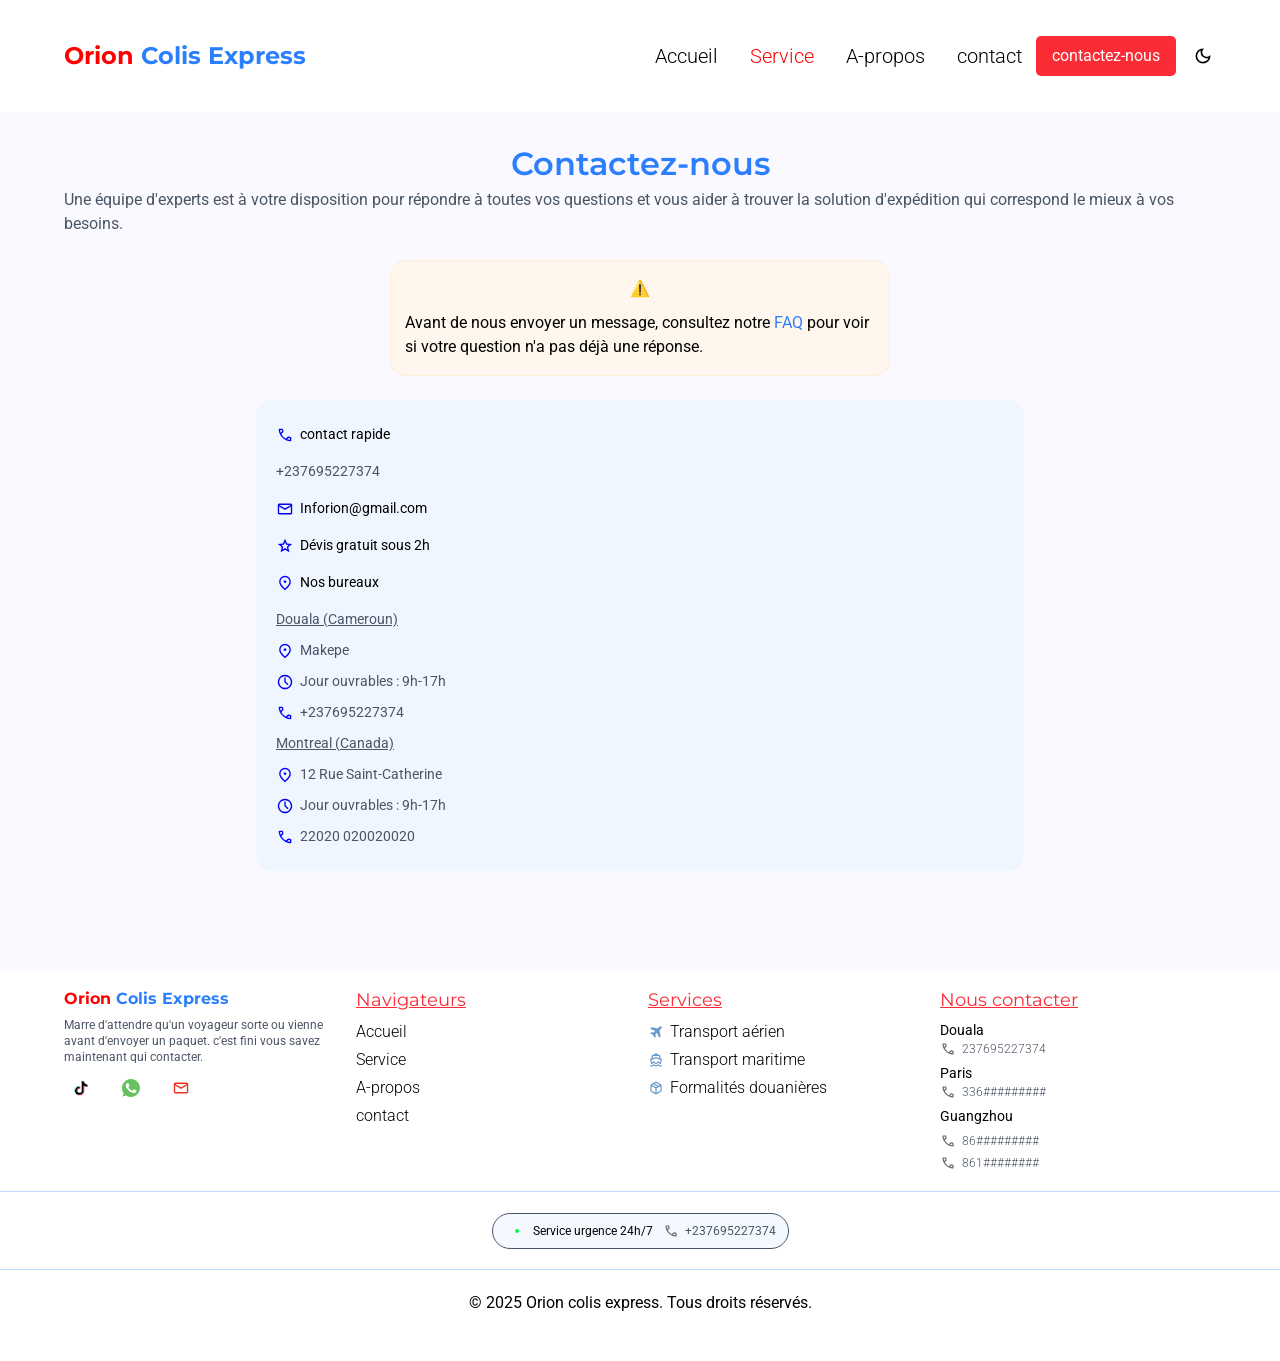
<file: src/contact.html>
<!DOCTYPE html>
<html lang="fr" class="overflow-x-hidden  w-screen min-w-0">
<head>
    <title>Contact - Orion colis Express | Transport international  </title>
    <meta charset="UTF-8">
    <meta name="viewport" content="width=device-width, initial-scale=1.0">
    <meta name="viewport" content="width=device-width, initial-scale=1.0">
    <meta name="description" content="Orion colis express propose des solutions de transport international rapides et fiables .Demandez un un devis en ligne et suivez vos expeditions en temps réel">
    <meta name="keywords" content="Transport international, expedition , expedition collis , Express, expedition express, société de transport logistique , marchandise , envoi colis par avion , expedition container , cout transport , devis colis , Orion colis express suivis colis , orion colis express devis">
    <meta name="author" content="Flore Restauration">
    <meta name="theme-color" content="#FF2C2C">
    <meta name="robots" content="index, follow">
    <!-- je dois ajouter un code de vérification Google ici -->
    <meta name="google-site-verification" content="">
    <!-- LIENS DU FAVICONS -->
    <link rel="icon" href="images/favicon-orion/favicon.ico" type="image/x-icon">
    <link rel="apple-touch-icon" sizes="512x512" href="images/favicon-orion/android-chrome-512x512.png">
    <link rel="icon" type="image/png" sizes="16x16" href="images/favicon-orion/favicon-16x16.png">
    <link rel="icon" type="image/png" sizes="512x512" href="images/favicon-orion/android-chrome-512x512.png">
    <link rel="manifest" href="/site.webmanifest">

    <!-- lien pour le css -->
    <link rel="stylesheet" href="css/output.css">

     <!-- lien des polices -->
    <link rel="preconnect" href="https://fonts.googleapis.com">
    <link rel="preconnect" href="https://fonts.gstatic.com" crossorigin>
    <link href="https://fonts.googleapis.com/css2?family=Montserrat:ital,wght@0,100..900;1,100..900&family=Roboto:ital,wght@0,100..900;1,100..900&display=swap" rel="stylesheet">

     <!-- lien vers ma page javascript -->
    <script src="javascript/main.js" defer></script>
</head>
<body class=" bg-modeclair dark:bg-gray-900 overflow-hidden w-screen flex flex-col gap-[50px] min-h-full">
    <header class="bg-white dark:bg-gray-800 py-9 fixed top-0 left-0 z-[1000] w-screen ">
            <nav class="flex justify-between items-center px-[5%] ">
                <!-- logo -->
                <a href="index.html" class="cursor-pointer"> <!--retour a la page d'accueil-->
                    <h4 class="text-xs sm:text-base font-bold lg:text-2xl text-primary ">Orion <span class="text-blue-500">Colis Express</span></h4>
                </a>
                <!-- le grand menu -->
                <div class="flex items-center gap-1.5 sm:gap-3.5">
                    <div class=" items-center gap-8 font-light text-[20px] hidden xl:flex dark:text-white">
                        <!-- je commence par d'abord par les liens de differentes pages qui s'afficheront uniquement sur grand ecran  -->
                        <a href="index.html" class="hover:text-primary ">Accueil</a>
                        <a href="service.html" class="hover:text-primary text-primary">Service</a>
                        <a href="propos.html" class="hover:text-primary" >A-propos</a>
                        <a href="contact.html" class="hover:text-primary">contact</a>
                    </div>
                    <!-- bouton d'appel pour le devis -->
                    <a href="https://wa.me/237695227374" class="bg-red-500 hover:shadow-lg hover:bg-red-600 px-4 py-2  text-white rounded-[5px] dark:text-black hidden md:block" target="_blank">contactez-nous</a>
                    <div><!-- ce div gere les themes du sites -->
                        <span class="mode-sombre flex dark:hidden  hover:backdrop-blur-sm  hover:bg-black/20 rounded-full" onclick="darkmode()">
                            <!-- mode sombre -->
                            <svg xmlns="http://www.w3.org/2000/svg" height="20px" viewBox="0 -960 960 960" width="26px" fill="#000000"><path d="M480-120q-150 0-255-105T120-480q0-150 105-255t255-105q14 0 27.5 1t26.5 3q-41 29-65.5 75.5T444-660q0 90 63 153t153 63q55 0 101-24.5t75-65.5q2 13 3 26.5t1 27.5q0 150-105 255T480-120Zm0-80q88 0 158-48.5T740-375q-20 5-40 8t-40 3q-123 0-209.5-86.5T364-660q0-20 3-40t8-40q-78 32-126.5 102T200-480q0 116 82 198t198 82Zm-10-270Z"/></svg>
                        </span>
                        <span class="mode-clair hidden  dark:flex hover:backdrop-blur-sm  hover:bg-white/20 rounded-full" onclick="ligthmode()">
                            <!-- MODE CLAIR -->
                            <svg xmlns="http://www.w3.org/2000/svg" height="20px" viewBox="0 -960 960 960" width="26px" fill="#FFFFFF"><path d="M480-360q50 0 85-35t35-85q0-50-35-85t-85-35q-50 0-85 35t-35 85q0 50 35 85t85 35Zm0 80q-83 0-141.5-58.5T280-480q0-83 58.5-141.5T480-680q83 0 141.5 58.5T680-480q0 83-58.5 141.5T480-280ZM200-440H40v-80h160v80Zm720 0H760v-80h160v80ZM440-760v-160h80v160h-80Zm0 720v-160h80v160h-80ZM256-650l-101-97 57-59 96 100-52 56Zm492 496-97-101 53-55 101 97-57 59Zm-98-550 97-101 59 57-100 96-56-52ZM154-212l101-97 55 53-97 101-59-57Zm326-268Z"/></svg>
                        </span>
                    </div>
                    <div class="xl:hidden  "  onclick="showburger()"> <!--les barres menus-->
                        <span class="menu-burger dark:hidden" >
                            <!-- la barre de menu en mode claire  -->
                            <svg xmlns="http://www.w3.org/2000/svg" height="29px" viewBox="0 -960 960 960" width="29px" fill="#000000"><path d="M144-264v-72h672v72H144Zm0-180v-72h672v72H144Zm0-180v-72h672v72H144Z"/></svg>
                        </span>
                        <span class="menu-burger hidden dark:flex " >
                            <!-- la barre de menu en mode sombre -->
                            <svg xmlns="http://www.w3.org/2000/svg" height="29px" viewBox="0 -960 960 960" width="29px" fill="#FFFFFF"><path d="M144-264v-72h672v72H144Zm0-180v-72h672v72H144Zm0-180v-72h672v72H144Z"/></svg>
                        </span>
                    </div>
                    <!-- fin des grands menu -->
                </div>
                <!-- Les liens de mes pages mode responsive -->
                <div id="sidebar" class="hidden   fixed top-0 left-0 inset-0 h-screen w-screen overflow-hidden   flex-col items-start gap-9.5 z-[998] bg-white backdrop-blur-[10px] dark:bg-black/60 justify-start ">
                    <span onclick="hidesidebar()" style="padding:4%;">
                        <span class="false  inline-block dark:hidden "   >
                            <!-- retour accueil -->
                            <svg xmlns="http://www.w3.org/2000/svg" height="20px" viewBox="0 -960 960 960" width="20px" fill="#000000"><path d="m291-240-51-51 189-189-189-189 51-51 189 189 189-189 51 51-189 189 189 189-51 51-189-189-189 189Z"/></svg>
                        </span>
                        <span class="false hidden  dark:inline-block " >
                            <svg xmlns="http://www.w3.org/2000/svg" height="20px" viewBox="0 -960 960 960" width="20px" fill="#FFFFFF"><path d="m291-240-51-51 189-189-189-189 51-51 189 189 189-189 51 51-189 189 189 189-51 51-189-189-189 189Z"/></svg>
                        </span>
                    </span>
                    <div class="flex flex-col items-center gap-3.5 justify-center mx-auto dark:text-white">
                        <a href="index.html" class="
                        font-light 
                        text-[20px] 
                        hover:text-primary 
                        cursor-pointer">Accueil
                        </a>
            
                        <a href="service.html" class="
                        font-light 
                        text-[20px] 
                        hover:text-primary 
                        cursor-pointer">Services
                        </a>
                        
                        
            
                        <a href="propos.html" class="
                        font-light 
                        text-[20px] 
                        hover:text-primary 
                        cursor-pointer">A-propos
                        </a>
            
                        <a href="contact.html" class="
                        font-light 
                        text-[20px] 
                        hover:text-primary 
                        cursor-pointer">contact
                        </a>
                        <!-- bouton d'appel pour le contact -->
                        <a href="https://wa.me/237695227374" class="bg-red-500 hover:shadow-lg hover:bg-red-600 px-4 py-2  text-white rounded-[5px] dark:text-black " target="_blank">contactez-nous</a>
                    </div>
                </div>
            </nav>
    </header>
    <main class="mt-[140px] dark:text-white  px-[5%] ">
        <section class="text-center">
                <!-- accueil -->
                <h1 class="font-semibold text-blue-500">Contactez-nous</h1>
                <p class="text-gray-600 dark:text-gray-400 text-left">
                    Une équipe d'experts est à votre disposition pour répondre à toutes vos questions et vous aider à trouver la solution d'expédition qui correspond le mieux à vos besoins.
                </p>
            </section>

            <section class="mt-6 flex flex-col justify-center items-center gap-2.5  bg-orange-50 dark:bg-orange-200 border dark:text-black border-orange-100 dark:border-orange-400 shrink-0 rounded-2xl px-3.5 py-4 sm:max-w-[500px] sm:mx-auto sm:maxh-[150px] mb-6">
                <!-- faq -->
                 <span>⚠️</span>
                <p>Avant de nous envoyer un message, consultez notre  <a href="faq.html" class="text-blue-500 transition duration-300 ease-in-out transform  hover:text-blue-700 focus:text-yellow-500 hover:underline "> FAQ </a>  pour voir si votre question n'a pas déjà une réponse.</p>
            </section>

            <section class="mt-3.5 mx-auto flex flex-col gap-6 lg:flex-row lg:gap-[50px] w-full">
                <!-- formulaire de contact et carte -->

                
                <div class="  py-6 text-[14px] lg:w-2/3 w-full mx-auto rounded-2xl px-5 bg-blue-50 dark:bg-gray-700 flex flex-col gap-4 ">
                    <!-- carte -->
                    <div class="flex gap-1.5 items-center    text-[14px]  ">
                        <svg xmlns="http://www.w3.org/2000/svg" height="18px" viewBox="0 -960 960 960" width="18px" fill="#0000F5"><path d="M763-145q-121-9-229.5-59.5T339-341q-86-86-135.5-194T144-764q-2-21 12.29-36.5Q170.57-816 192-816h136q17 0 29.5 10.5T374-779l24 106q2 13-1.5 25T385-628l-97 98q20 38 46 73t57.97 65.98Q422-361 456-335.5q34 25.5 72 45.5l99-96q8-8 20-11.5t25-1.5l107 23q17 5 27 17.5t10 29.5v136q0 21.43-16 35.71Q784-143 763-145ZM255-600l70-70-17.16-74H218q5 38 14 73.5t23 70.5Zm344 344q35.1 14.24 71.55 22.62Q707-225 744-220v-90l-75-16-70 70ZM255-600Zm344 344Z"/></svg>
                        contact rapide
                    </div>
                        <span class=" text-[14px]  text-gray-600 dark:text-gray-400">+237695227374</span> <!-- numéro de téléphone -->
                    <a class="flex gap-1.5 items-center  text-[14px]" href="mailto:Inforion@gmail.com">
                        <!-- email -->
                        <svg xmlns="http://www.w3.org/2000/svg" height="18px" viewBox="0 -960 960 960" width="18px" fill="#0000F5"><path d="M168-192q-29.7 0-50.85-21.16Q96-234.32 96-264.04v-432.24Q96-726 117.15-747T168-768h624q29.7 0 50.85 21.16Q864-725.68 864-695.96v432.24Q864-234 842.85-213T792-192H168Zm312-240L168-611v347h624v-347L480-432Zm0-85 312-179H168l312 179Zm-312-94v-85 432-347Z"/></svg>
                        Inforion@gmail.com
                    </a>

                    <div class="flex gap-1.5 items-center  text-[14px]">
                        <svg xmlns="http://www.w3.org/2000/svg" height="18px" viewBox="0 -960 960 960" width="18px" fill="#0000F5"><path d="m352-293 128-76 129 76-34-144 111-95-147-13-59-137-59 137-147 13 112 95-34 144ZM243-144l63-266L96-589l276-24 108-251 108 252 276 23-210 179 63 266-237-141-237 141Zm237-333Z"/></svg>
                        Dévis gratuit sous 2h
                    </div>
                    <div class="flex gap-1.5 items-center  text-[14px]">
                        <svg xmlns="http://www.w3.org/2000/svg" height="18px" viewBox="0 -960 960 960" width="18px" fill="#0000F5"><path d="M480.21-480Q510-480 531-501.21t21-51Q552-582 530.79-603t-51-21Q450-624 429-602.79t-21 51Q408-522 429.21-501t51 21ZM480-191q119-107 179.5-197T720-549q0-105-68.5-174T480-792q-103 0-171.5 69T240-549q0 71 60.5 161T480-191Zm0 95Q323.03-227.11 245.51-339.55 168-452 168-549q0-134 89-224.5T479.5-864q133.5 0 223 90.5T792-549q0 97-77 209T480-96Zm0-456Z"/></svg>
                        Nos bureaux
                    </div>
                    <div class="flex flex-col gap-2.5  text-gray-600 dark:text-gray-400">
                        <!-- nos bureaux -->
                         <span class="underline">Douala (Cameroun)</span>
                        <div class="flex gap-1.5 items-center  text-[14px]">
                            <svg xmlns="http://www.w3.org/2000/svg" height="18px" viewBox="0 -960 960 960" width="18px" fill="#0000F5"><path d="M480.21-480Q510-480 531-501.21t21-51Q552-582 530.79-603t-51-21Q450-624 429-602.79t-21 51Q408-522 429.21-501t51 21ZM480-191q119-107 179.5-197T720-549q0-105-68.5-174T480-792q-103 0-171.5 69T240-549q0 71 60.5 161T480-191Zm0 95Q323.03-227.11 245.51-339.55 168-452 168-549q0-134 89-224.5T479.5-864q133.5 0 223 90.5T792-549q0 97-77 209T480-96Zm0-456Z"/></svg>
                            Makepe
                        </div>
                        <div class="flex gap-1.5 items-center  text-[14px]">
                            <svg xmlns="http://www.w3.org/2000/svg" height="18px" viewBox="0 -960 960 960" width="18px" fill="#0000F5"><path d="m614-310 51-51-149-149v-210h-72v240l170 170ZM480-96q-79.38 0-149.19-30T208.5-208.5Q156-261 126-330.96t-30-149.5Q96-560 126-630q30-70 82.5-122t122.46-82q69.96-30 149.5-30t149.55 30.24q70 30.24 121.79 82.08 51.78 51.84 81.99 121.92Q864-559.68 864-480q0 79.38-30 149.19T752-208.5Q700-156 629.87-126T480-96Zm0-384Zm.48 312q129.47 0 220.5-91.5Q792-351 792-480.48q0-129.47-91.02-220.5Q609.95-792 480.48-792 351-792 259.5-700.98 168-609.95 168-480.48 168-351 259.5-259.5T480.48-168Z"/></svg>
                            Jour ouvrables : 9h-17h
                        </div>
                        <div class="flex gap-1.5 items-center  text-[14px]">
                            <svg xmlns="http://www.w3.org/2000/svg" height="18px" viewBox="0 -960 960 960" width="18px" fill="#0000F5"><path d="M763-145q-121-9-229.5-59.5T339-341q-86-86-135.5-194T144-764q-2-21 12.29-36.5Q170.57-816 192-816h136q17 0 29.5 10.5T374-779l24 106q2 13-1.5 25T385-628l-97 98q20 38 46 73t57.97 65.98Q422-361 456-335.5q34 25.5 72 45.5l99-96q8-8 20-11.5t25-1.5l107 23q17 5 27 17.5t10 29.5v136q0 21.43-16 35.71Q784-143 763-145ZM255-600l70-70-17.16-74H218q5 38 14 73.5t23 70.5Zm344 344q35.1 14.24 71.55 22.62Q707-225 744-220v-90l-75-16-70 70ZM255-600Zm344 344Z"/></svg>
                            <span class=" text-[14px]">+237695227374</span> <!-- numéro de téléphone -->
                        </div>
                        <span class="underline">Montreal (Canada)</span>
                        <div class="flex gap-1.5 items-center   text-[14px]">
                            <svg xmlns="http://www.w3.org/2000/svg" height="18px" viewBox="0 -960 960 960" width="18px" fill="#0000F5"><path d="M480.21-480Q510-480 531-501.21t21-51Q552-582 530.79-603t-51-21Q450-624 429-602.79t-21 51Q408-522 429.21-501t51 21ZM480-191q119-107 179.5-197T720-549q0-105-68.5-174T480-792q-103 0-171.5 69T240-549q0 71 60.5 161T480-191Zm0 95Q323.03-227.11 245.51-339.55 168-452 168-549q0-134 89-224.5T479.5-864q133.5 0 223 90.5T792-549q0 97-77 209T480-96Zm0-456Z"/></svg>
                            12 Rue Saint-Catherine 
                        </div>
                        <div class="flex gap-1.5 items-center  text-[14px]">
                            <svg xmlns="http://www.w3.org/2000/svg" height="18px" viewBox="0 -960 960 960" width="18px" fill="#0000F5"><path d="m614-310 51-51-149-149v-210h-72v240l170 170ZM480-96q-79.38 0-149.19-30T208.5-208.5Q156-261 126-330.96t-30-149.5Q96-560 126-630q30-70 82.5-122t122.46-82q69.96-30 149.5-30t149.55 30.24q70 30.24 121.79 82.08 51.78 51.84 81.99 121.92Q864-559.68 864-480q0 79.38-30 149.19T752-208.5Q700-156 629.87-126T480-96Zm0-384Zm.48 312q129.47 0 220.5-91.5Q792-351 792-480.48q0-129.47-91.02-220.5Q609.95-792 480.48-792 351-792 259.5-700.98 168-609.95 168-480.48 168-351 259.5-259.5T480.48-168Z"/></svg>
                            Jour ouvrables : 9h-17h
                        </div>
                        <div class="flex gap-1.5 items-center  text-[14px]">
                            <svg xmlns="http://www.w3.org/2000/svg" height="18px" viewBox="0 -960 960 960" width="18px" fill="#0000F5"><path d="M763-145q-121-9-229.5-59.5T339-341q-86-86-135.5-194T144-764q-2-21 12.29-36.5Q170.57-816 192-816h136q17 0 29.5 10.5T374-779l24 106q2 13-1.5 25T385-628l-97 98q20 38 46 73t57.97 65.98Q422-361 456-335.5q34 25.5 72 45.5l99-96q8-8 20-11.5t25-1.5l107 23q17 5 27 17.5t10 29.5v136q0 21.43-16 35.71Q784-143 763-145ZM255-600l70-70-17.16-74H218q5 38 14 73.5t23 70.5Zm344 344q35.1 14.24 71.55 22.62Q707-225 744-220v-90l-75-16-70 70ZM255-600Zm344 344Z"/></svg>
                            <span class=" text-[14px]">22020 020020020</span> <!-- numéro de téléphone -->
                        </div>
                    </div>
                    
                </div>
            </section>
            
            
    </main>
    <footer class=" bg-white dark:bg-gray-800 py-4 mt-[50px] mb-0">
            <section  class="grid-cols-1 md:grid-cols-2 mb-5  px-[5%] md:gap-[40px] lg:grid-cols-4 lg:gap-4 grid gap-[40px]"> <!--logo, service , reseau sur petit tel il y aura une colonne à parti des tablettes ca sera 2 et sur laptop 4--> 
                <div class="flex flex-col gap-1.5 items-start"><!-- logo et slogan  et reseaux-->
                    <!-- logo -->
                    <a href="index.html" class="cursor-pointer"> <!--retour a la page d'accueil-->
                        <h4 class="text-base sm:text-base font-bold text-primary ">Orion <span class="text-blue-500">Colis Express</span></h4>
                    </a>
                    <div class="text-gray-600 dark:text-gray-400 text-xs w-[95%]"> 
                        <!-- slogan -->
                        Marre d'attendre qu'un voyageur sorte ou vienne avant d'envoyer un paquet. c'est fini vous savez maintenant qui contacter.
                    </div>
                    <div class="flex gap-4">
                        <!-- réseaux -->
                        <a href="https://www.tiktok.com/@starkindustrie65?_t=ZM-90G0tmtFxRA&_r=1" target="_blank" class="p-2 inline-flex justify-center hover:bg-blue-400/20 hover:backdrop-blur-sm rounded" title="Orion colis Expres">
                            <!-- tiktok -->
                            <svg width="18px" height="18px" viewBox="0 0 32 32" fill="none" xmlns="http://www.w3.org/2000/svg"><g id="SVGRepo_bgCarrier" stroke-width="0"></g><g id="SVGRepo_tracerCarrier" stroke-linecap="round" stroke-linejoin="round"></g><g id="SVGRepo_iconCarrier"> <path d="M8.45095 19.7926C8.60723 18.4987 9.1379 17.7743 10.1379 17.0317C11.5688 16.0259 13.3561 16.5948 13.3561 16.5948V13.2197C13.7907 13.2085 14.2254 13.2343 14.6551 13.2966V17.6401C14.6551 17.6401 12.8683 17.0712 11.4375 18.0775C10.438 18.8196 9.90623 19.5446 9.7505 20.8385C9.74562 21.5411 9.87747 22.4595 10.4847 23.2536C10.3345 23.1766 10.1815 23.0889 10.0256 22.9905C8.68807 22.0923 8.44444 20.7449 8.45095 19.7926ZM22.0352 6.97898C21.0509 5.90039 20.6786 4.81139 20.5441 4.04639H21.7823C21.7823 4.04639 21.5354 6.05224 23.3347 8.02482L23.3597 8.05134C22.8747 7.7463 22.43 7.38624 22.0352 6.97898ZM28 10.0369V14.293C28 14.293 26.42 14.2312 25.2507 13.9337C23.6179 13.5176 22.5685 12.8795 22.5685 12.8795C22.5685 12.8795 21.8436 12.4245 21.785 12.3928V21.1817C21.785 21.6711 21.651 22.8932 21.2424 23.9125C20.709 25.246 19.8859 26.1212 19.7345 26.3001C19.7345 26.3001 18.7334 27.4832 16.9672 28.28C15.3752 28.9987 13.9774 28.9805 13.5596 28.9987C13.5596 28.9987 11.1434 29.0944 8.96915 27.6814C8.49898 27.3699 8.06011 27.0172 7.6582 26.6277L7.66906 26.6355C9.84383 28.0485 12.2595 27.9528 12.2595 27.9528C12.6779 27.9346 14.0756 27.9528 15.6671 27.2341C17.4317 26.4374 18.4344 25.2543 18.4344 25.2543C18.5842 25.0754 19.4111 24.2001 19.9423 22.8662C20.3498 21.8474 20.4849 20.6247 20.4849 20.1354V11.3475C20.5435 11.3797 21.2679 11.8347 21.2679 11.8347C21.2679 11.8347 22.3179 12.4734 23.9506 12.8889C25.1204 13.1864 26.7 13.2483 26.7 13.2483V9.91314C27.2404 10.0343 27.7011 10.0671 28 10.0369Z" fill="#EE1D52"></path> <path d="M26.7009 9.91314V13.2472C26.7009 13.2472 25.1213 13.1853 23.9515 12.8879C22.3188 12.4718 21.2688 11.8337 21.2688 11.8337C21.2688 11.8337 20.5444 11.3787 20.4858 11.3464V20.1364C20.4858 20.6258 20.3518 21.8484 19.9432 22.8672C19.4098 24.2012 18.5867 25.0764 18.4353 25.2553C18.4353 25.2553 17.4337 26.4384 15.668 27.2352C14.0765 27.9539 12.6788 27.9357 12.2604 27.9539C12.2604 27.9539 9.84473 28.0496 7.66995 26.6366L7.6591 26.6288C7.42949 26.4064 7.21336 26.1717 7.01177 25.9257C6.31777 25.0795 5.89237 24.0789 5.78547 23.7934C5.78529 23.7922 5.78529 23.791 5.78547 23.7898C5.61347 23.2937 5.25209 22.1022 5.30147 20.9482C5.38883 18.9122 6.10507 17.6625 6.29444 17.3494C6.79597 16.4957 7.44828 15.7318 8.22233 15.0919C8.90538 14.5396 9.6796 14.1002 10.5132 13.7917C11.4144 13.4295 12.3794 13.2353 13.3565 13.2197V16.5948C13.3565 16.5948 11.5691 16.028 10.1388 17.0317C9.13879 17.7743 8.60812 18.4987 8.45185 19.7926C8.44534 20.7449 8.68897 22.0923 10.0254 22.991C10.1813 23.0898 10.3343 23.1775 10.4845 23.2541C10.7179 23.5576 11.0021 23.8221 11.3255 24.0368C12.631 24.8632 13.7249 24.9209 15.1238 24.3842C16.0565 24.0254 16.7586 23.2167 17.0842 22.3206C17.2888 21.7611 17.2861 21.1978 17.2861 20.6154V4.04639H20.5417C20.6763 4.81139 21.0485 5.90039 22.0328 6.97898C22.4276 7.38624 22.8724 7.7463 23.3573 8.05134C23.5006 8.19955 24.2331 8.93231 25.1734 9.38216C25.6596 9.61469 26.1722 9.79285 26.7009 9.91314Z" fill="#000000"></path> <path d="M4.48926 22.7568V22.7594L4.57004 22.9784C4.56076 22.9529 4.53074 22.8754 4.48926 22.7568Z" fill="#69C9D0"></path> <path d="M10.5128 13.7916C9.67919 14.1002 8.90498 14.5396 8.22192 15.0918C7.44763 15.7332 6.79548 16.4987 6.29458 17.354C6.10521 17.6661 5.38897 18.9168 5.30161 20.9528C5.25223 22.1068 5.61361 23.2983 5.78561 23.7944C5.78543 23.7956 5.78543 23.7968 5.78561 23.798C5.89413 24.081 6.31791 25.0815 7.01191 25.9303C7.2135 26.1763 7.42963 26.4111 7.65924 26.6334C6.92357 26.1457 6.26746 25.5562 5.71236 24.8839C5.02433 24.0451 4.60001 23.0549 4.48932 22.7626C4.48919 22.7605 4.48919 22.7584 4.48932 22.7564V22.7527C4.31677 22.2571 3.95431 21.0651 4.00477 19.9096C4.09213 17.8736 4.80838 16.6239 4.99775 16.3108C5.4985 15.4553 6.15067 14.6898 6.92509 14.0486C7.608 13.4961 8.38225 13.0567 9.21598 12.7484C9.73602 12.5416 10.2778 12.3891 10.8319 12.2934C11.6669 12.1537 12.5198 12.1415 13.3588 12.2575V13.2196C12.3808 13.2349 11.4148 13.4291 10.5128 13.7916Z" fill="#69C9D0"></path> <path d="M20.5438 4.04635H17.2881V20.6159C17.2881 21.1983 17.2881 21.76 17.0863 22.3211C16.7575 23.2167 16.058 24.0253 15.1258 24.3842C13.7265 24.923 12.6326 24.8632 11.3276 24.0368C11.0036 23.823 10.7187 23.5594 10.4844 23.2567C11.5962 23.8251 12.5913 23.8152 13.8241 23.341C14.7558 22.9821 15.4563 22.1734 15.784 21.2774C15.9891 20.7178 15.9864 20.1546 15.9864 19.5726V3H20.4819C20.4819 3 20.4315 3.41188 20.5438 4.04635ZM26.7002 8.99104V9.9131C26.1725 9.79263 25.6609 9.61447 25.1755 9.38213C24.2352 8.93228 23.5026 8.19952 23.3594 8.0513C23.5256 8.1559 23.6981 8.25106 23.8759 8.33629C25.0192 8.88339 26.1451 9.04669 26.7002 8.99104Z" fill="#69C9D0"></path> </g></svg>
                        </a>
                        <a href="https://wa.me/237695227374?text=Bonjour%20et%20bienvenue%20chez%20ORION%20Colis%20Express.%20Nous%20vous%20accompagnons%20dans%20vos%20exp%C3%A9ditions%20depuis%20le%20Cameroun%20vers%20le%20monde%20entier.%20Service%20premium%20avec%20suivi%20en%20temps%20r%C3%A9el%2C%20assurance%20incluse%20et%20livraison%20garantie.%20Pour%20obtenir%20votre%20devis%20express%2C%20merci%20de%20pr%C3%A9ciser%20%3A%20le%20type%20de%20marchandise%2C%20le%20pays%20de%20destination%2C%20et%20le%20mode%20de%20transport%20souhait%C3%A9.%20Notre%20%C3%A9quipe%20vous%20r%C3%A9pondra%20dans%20les%20plus%20brefs%20d%C3%A9lais." target="_blank" 
                            class="p-2 inline-flex justify-center hover:bg-blue-400/20 hover:backdrop-blur-sm rounded" title="Orion colis Expres">
                            <!-- Whatsapp -->
                            <svg width="18px" height="18px" viewBox="0 0 48 48" version="1.1" xmlns="http://www.w3.org/2000/svg" xmlns:xlink="http://www.w3.org/1999/xlink" fill="#000000"><g id="SVGRepo_bgCarrier" stroke-width="0"></g><g id="SVGRepo_tracerCarrier" stroke-linecap="round" stroke-linejoin="round"></g><g id="SVGRepo_iconCarrier" _mstTextHash="859781" _mstHash="676">  <title _isTranslated="1">Whatsapp-color</title> <desc _isTranslated="1">Créé avec Sketch.</desc>  <defs _isTranslated="1">  </defs>  <g id="Icons" stroke="none" stroke-width="1" fill="none" fill-rule="evenodd" _isTranslated="1">  <g id="Color-" transform="translate(-700.000000, -360.000000)" fill="#67C15E" _isTranslated="1">  <path d="M723.993033,360 C710.762252,360 700,370.765287 700,383.999801 C700,389.248451 701.692661,394.116025 704.570026,398.066947 L701.579605,406.983798 L710.804449,404.035539 C714.598605,406.546975 719.126434,408 724.006967,408 C737.237748,408 748,397.234315 748,384.000199 C748,370.765685 737.237748,360.000398 724.006967,360.000398 L723.993033,360.000398 L723.993033,360 Z M717.29285,372.190836 C716.827488,371.07628 716.474784,371.034071 715.769774,371.005401 C715.529728,370.991464 715.262214,370.977527 714.96564,370.977527 C714.04845,370.977527 713.089462,371.245514 712.511043,371.838033 C711.806033,372.557577 710.056843,374.23638 710.056843,377.679202 C710.056843,381.122023 712.567571,384.451756 712.905944,384.917648 C713.258648,385.382743 717.800808,392.55031 724.853297,395.471492 C730.368379,397.757149 732.00491,397.545307 733.260074,397.27732 C735.093658,396.882308 737.393002,395.527239 737.971421,393.891043 C738.54984,392.25405 738.54984,390.857171 738.380255,390.560912 C738.211068,390.264652 737.745308,390.095816 737.040298,389.742615 C736.335288,389.389811 732.90737,387.696673 732.25849,387.470894 C731.623543,387.231179 731.017259,387.315995 730.537963,387.99333 C729.860819,388.938653 729.198006,389.89831 728.661785,390.476494 C728.238619,390.928051 727.547144,390.984595 726.969123,390.744481 C726.193254,390.420348 724.021298,389.657798 721.340985,387.273388 C719.267356,385.42535 717.856938,383.125756 717.448104,382.434484 C717.038871,381.729275 717.405907,381.319529 717.729948,380.938852 C718.082653,380.501232 718.421026,380.191036 718.77373,379.781688 C719.126434,379.372738 719.323884,379.160897 719.549599,378.681068 C719.789645,378.215575 719.62006,377.735746 719.450874,377.382942 C719.281687,377.030139 717.871269,373.587317 717.29285,372.190836 Z" id="Whatsapp" _isTranslated="1">  </path>  </g>  </g>  </g></svg>
                        </a>
                        <a href="#" class="p-2 inline-flex justify-center hover:bg-blue-400/20 hover:backdrop-blur-sm rounded" target="_blank" title="Orion colis Expres">
                            <!-- email -->
                            <svg xmlns="http://www.w3.org/2000/svg" height="18px" viewBox="0 -960 960 960" width="18px" fill="#EA3323"><path d="M168-192q-29.7 0-50.85-21.16Q96-234.32 96-264.04v-432.24Q96-726 117.15-747T168-768h624q29.7 0 50.85 21.16Q864-725.68 864-695.96v432.24Q864-234 842.85-213T792-192H168Zm312-240L168-611v347h624v-347L480-432Zm0-85 312-179H168l312 179Zm-312-94v-85 432-347Z"/></svg>
                        </a>
                    </div>
                </div>
                <div class="flex flex-col gap-1.5"><!--les navigateurs du sites-->
                    <h4 class=" text-red-500 underline">Navigateurs</h4>
                    <div class=" items-start gap-1 flex-col font-light  flex dark:text-white">
                        <a href="index.html" class="hover:text-blue-500 cursor-pointer active:text-red-500">Accueil</a>
                        <a href="service.html" class="hover:text-blue-500 cursor-pointer active:text-red-500">Service</a>
                        <a href="propos.html" class="hover:text-blue-500 cursor-pointer active:text-red-500" >A-propos</a>
                        <a href="contact.html" class="hover:text-blue-500 cursor-pointer active:text-red-500">contact</a>
                    </div>
                </div>
                <div class="flex flex-col gap-1.5 font-light"><!-- services -->
                    <h4 class="font-normal text-red-500 underline">Services</h4>
                    <div class=" items-start gap-1 flex-col font-light  flex dark:text-white">
                        <div class="flex items-center gap-1.5 hover:text-blue-500 ">
                            <!-- transport aerien -->
                            <span class="">
                                <svg xmlns="http://www.w3.org/2000/svg" height="16px" viewBox="0 -960 960 960" width="16px" fill="#6699cc"><path d="m401-130-95-176-176-95 67-68 145 25 97-96-309-133 85-85 372 69 120-120q21-21 51-21t51 21q21 21 21 50.5T809-708L689-588l69 373-85 85-133-309-96 97 25 145-68 67Z"/></svg>
                            </span>
                            
                            Transport aérien
                        </div>
                        <div class="flex items-center gap-1.5 hover:text-blue-500 ">
                            <!-- transport maritime -->
                            <span class="">
                                <svg xmlns="http://www.w3.org/2000/svg" height="16px" viewBox="0 -960 960 960" width="16px" fill="#6699cc"><path d="M216-96h-80v-72h80q39 0 69-17.5t63-36.5q34 20 63 37t69 17q40 0 69-17t63-37q33 19 63 36.5t69 17.5h80v72h-80q-34 0-61-8.5T612-138q-44 25-71 33.5T480-96q-34 0-61-8.5T348-138q-43 24-71 33t-61 9Zm264-144q-27 0-51.5-9.5T384-278l-36-34-31 31q-20 20-45.5 30.5T218-240h-26l-64-278q-3-14 4.5-26.5T154-561l62-17v-142q0-30 21-51t51-21h96v-72h192v72h96q30 0 51 21t21 51v142l62 17q14 4 21.5 16.5T832-518l-64 278h-26q-28 0-53.5-10.5T643-281l-31-31-36 34q-20 19-44.5 28.5T480-240Zm0-72q13 0 25-5t22-14l86-82 46 51q11 13 24 24t29 19l42-182-274-73-274 73 42 182q16-8 29-19t24-24l46-51 86 82q10 9 22 14t25 5ZM288-597l192-51 192 51v-123H288v123Zm192 154Z"/></svg>
                            </span>
                            
                            Transport maritime
                        </div>
                        <div class="flex items-center gap-1.5 hover:text-blue-500 ">
                            <span class="">
                                <svg xmlns="http://www.w3.org/2000/svg" height="16px" viewBox="0 -960 960 960" width="16px" fill="#6699cc"><path d="M444-189v-270L216-591v270l228 132Zm72 0 228-131v-270L516-459v270Zm-72 84L180-258q-17.1-9.88-26.55-26.06Q144-300.23 144-320v-320q0-19.77 9.45-35.94Q162.9-692.12 180-702l264-153q17.13-10 36.07-10Q499-865 516-855l264 153q17.1 9.88 26.55 26.06Q816-659.77 816-640v320q0 19.77-9.45 35.94Q797.1-267.88 780-258L516-105q-17.13 10-36.07 10Q461-95 444-105Zm188-505 83-47-236-135-80 47 233 135Zm-152 88 82-47-237-134-80 46 235 135Z"/></svg>
                            </span>
                            
                            Formalités douanières
                        </div>
                    </div>
                </div>
                <div class="flex flex-col gap-1.5 items-start font-light">
                    <!-- nos contacts -->
                    <h4 class="font-normal text-red-500 underline">Nous contacter</h4>
                    <div class="font-light text-[14px] dark:text-white">
                        <h5 class="font-normal">Douala</h5>
                        <div class="flex gap-1.5 items-center cursor-pointer">
                            <svg xmlns="http://www.w3.org/2000/svg" height="16px" viewBox="0 -960 960 960" width="16px" fill="#666666"><path d="M763-145q-121-9-229.5-59.5T339-341q-86-86-135.5-194T144-764q-2-21 12.29-36.5Q170.57-816 192-816h136q17 0 29.5 10.5T374-779l24 106q2 13-1.5 25T385-628l-97 98q20 38 46 73t57.97 65.98Q422-361 456-335.5q34 25.5 72 45.5l99-96q8-8 20-11.5t25-1.5l107 23q17 5 27 17.5t10 29.5v136q0 21.43-16 35.71Q784-143 763-145ZM255-600l70-70-17.16-74H218q5 38 14 73.5t23 70.5Zm344 344q35.1 14.24 71.55 22.62Q707-225 744-220v-90l-75-16-70 70ZM255-600Zm344 344Z"/></svg>
                            <a href="tel:237695227374" class=" text-gray-600 dark:text-gray-400 text-xs">237695227374</a>
                        </div>
                    </div>
                    <div class="font-light ">
                        <h5 class="font-normal text-[14px] dark:text-white">Paris</h5>
                        <div class="flex gap-1.5 items-center cursor-pointer">
                            <svg xmlns="http://www.w3.org/2000/svg" height="16px" viewBox="0 -960 960 960" width="16px" fill="#666666"><path d="M763-145q-121-9-229.5-59.5T339-341q-86-86-135.5-194T144-764q-2-21 12.29-36.5Q170.57-816 192-816h136q17 0 29.5 10.5T374-779l24 106q2 13-1.5 25T385-628l-97 98q20 38 46 73t57.97 65.98Q422-361 456-335.5q34 25.5 72 45.5l99-96q8-8 20-11.5t25-1.5l107 23q17 5 27 17.5t10 29.5v136q0 21.43-16 35.71Q784-143 763-145ZM255-600l70-70-17.16-74H218q5 38 14 73.5t23 70.5Zm344 344q35.1 14.24 71.55 22.62Q707-225 744-220v-90l-75-16-70 70ZM255-600Zm344 344Z"/></svg>
                            <a href="tel:237695227374" class="cursor-pointer text-gray-600 dark:text-gray-400 text-xs">336#########</a>
                        </div>

                    </div>
                    <div class="font-light space-y-1.5">
                        <h5 class="font-normal text-[14px] dark:text-white">Guangzhou</h5>
                        <div class="flex gap-1.5 items-center cursor-pointer">
                            <svg xmlns="http://www.w3.org/2000/svg" height="16px" viewBox="0 -960 960 960" width="16px" fill="#666666"><path d="M763-145q-121-9-229.5-59.5T339-341q-86-86-135.5-194T144-764q-2-21 12.29-36.5Q170.57-816 192-816h136q17 0 29.5 10.5T374-779l24 106q2 13-1.5 25T385-628l-97 98q20 38 46 73t57.97 65.98Q422-361 456-335.5q34 25.5 72 45.5l99-96q8-8 20-11.5t25-1.5l107 23q17 5 27 17.5t10 29.5v136q0 21.43-16 35.71Q784-143 763-145ZM255-600l70-70-17.16-74H218q5 38 14 73.5t23 70.5Zm344 344q35.1 14.24 71.55 22.62Q707-225 744-220v-90l-75-16-70 70ZM255-600Zm344 344Z"/></svg>
                            <a href="tel:237695227374" class="cursor-pointer text-gray-600 dark:text-gray-400 text-xs">86#########</a>
                        </div>
                        <div class="flex gap-1.5 items-center cursor-pointer">
                            <svg xmlns="http://www.w3.org/2000/svg" height="16px" viewBox="0 -960 960 960" width="16px" fill="#666666"><path d="M763-145q-121-9-229.5-59.5T339-341q-86-86-135.5-194T144-764q-2-21 12.29-36.5Q170.57-816 192-816h136q17 0 29.5 10.5T374-779l24 106q2 13-1.5 25T385-628l-97 98q20 38 46 73t57.97 65.98Q422-361 456-335.5q34 25.5 72 45.5l99-96q8-8 20-11.5t25-1.5l107 23q17 5 27 17.5t10 29.5v136q0 21.43-16 35.71Q784-143 763-145ZM255-600l70-70-17.16-74H218q5 38 14 73.5t23 70.5Zm344 344q35.1 14.24 71.55 22.62Q707-225 744-220v-90l-75-16-70 70ZM255-600Zm344 344Z"/></svg>
                            <a href="tel:237695227374" class="cursor-pointer text-gray-600 dark:text-gray-400 text-xs">861########</a>
                        </div>

                    </div>
                </div>
            </section>
            
            <hr class=" text-blue-200 px-[5%] h-[1.8px]  ">
            
            <section class="px-[5%] flex justify-center my-5  ">
                <!-- appel d-urgence -->
                <div class="mx-auto inline-flex justify-center text-center items-center gap-2 md:gap-2.5 rounded-4xl px-[12px] py-[5px] bg-blue-100/30 border border-gray-600 dark:border-gray-100/20 ">
                    <div class=" flex gap-1 items-center dark:text-white  text-xs">
                        <span class="">
                            <svg xmlns="http://www.w3.org/2000/svg" width="24" height="24" viewBox="0 0 24 24" fill="none" stroke="#03fc4e" stroke-width="2" stroke-linecap="round" stroke-linejoin="round" class="lucide lucide-dot-icon lucide-dot"><circle cx="12.1" cy="12.1" r="1"/></svg>
                        </span>
                        Service urgence 24h/7
                    </div>
                    <div class=" flex gap-1.5 text-gray-600 dark:text-gray-300 text-xs">
                        <svg xmlns="http://www.w3.org/2000/svg" height="16px" viewBox="0 -960 960 960" width="16px" fill="#666666"><path d="M763-145q-121-9-229.5-59.5T339-341q-86-86-135.5-194T144-764q-2-21 12.29-36.5Q170.57-816 192-816h136q17 0 29.5 10.5T374-779l24 106q2 13-1.5 25T385-628l-97 98q20 38 46 73t57.97 65.98Q422-361 456-335.5q34 25.5 72 45.5l99-96q8-8 20-11.5t25-1.5l107 23q17 5 27 17.5t10 29.5v136q0 21.43-16 35.71Q784-143 763-145ZM255-600l70-70-17.16-74H218q5 38 14 73.5t23 70.5Zm344 344q35.1 14.24 71.55 22.62Q707-225 744-220v-90l-75-16-70 70ZM255-600Zm344 344Z"/></svg>
                        +237695227374
                    </div>
                </div>
            </section>
            <hr class=" text-blue-200 px-[5%] h-[1.8px]  ">

            <section class="px-[5%] text-xs md:text-base  md:flex flex-col gap-4 justify-center items-center my-5">
                <div class="dark:text-white text-center mb-2.5">
                    © 2025 Orion colis express. Tous droits réservés.
                </div>
                
            </section>
    </footer>
</body>

</html>
</file>
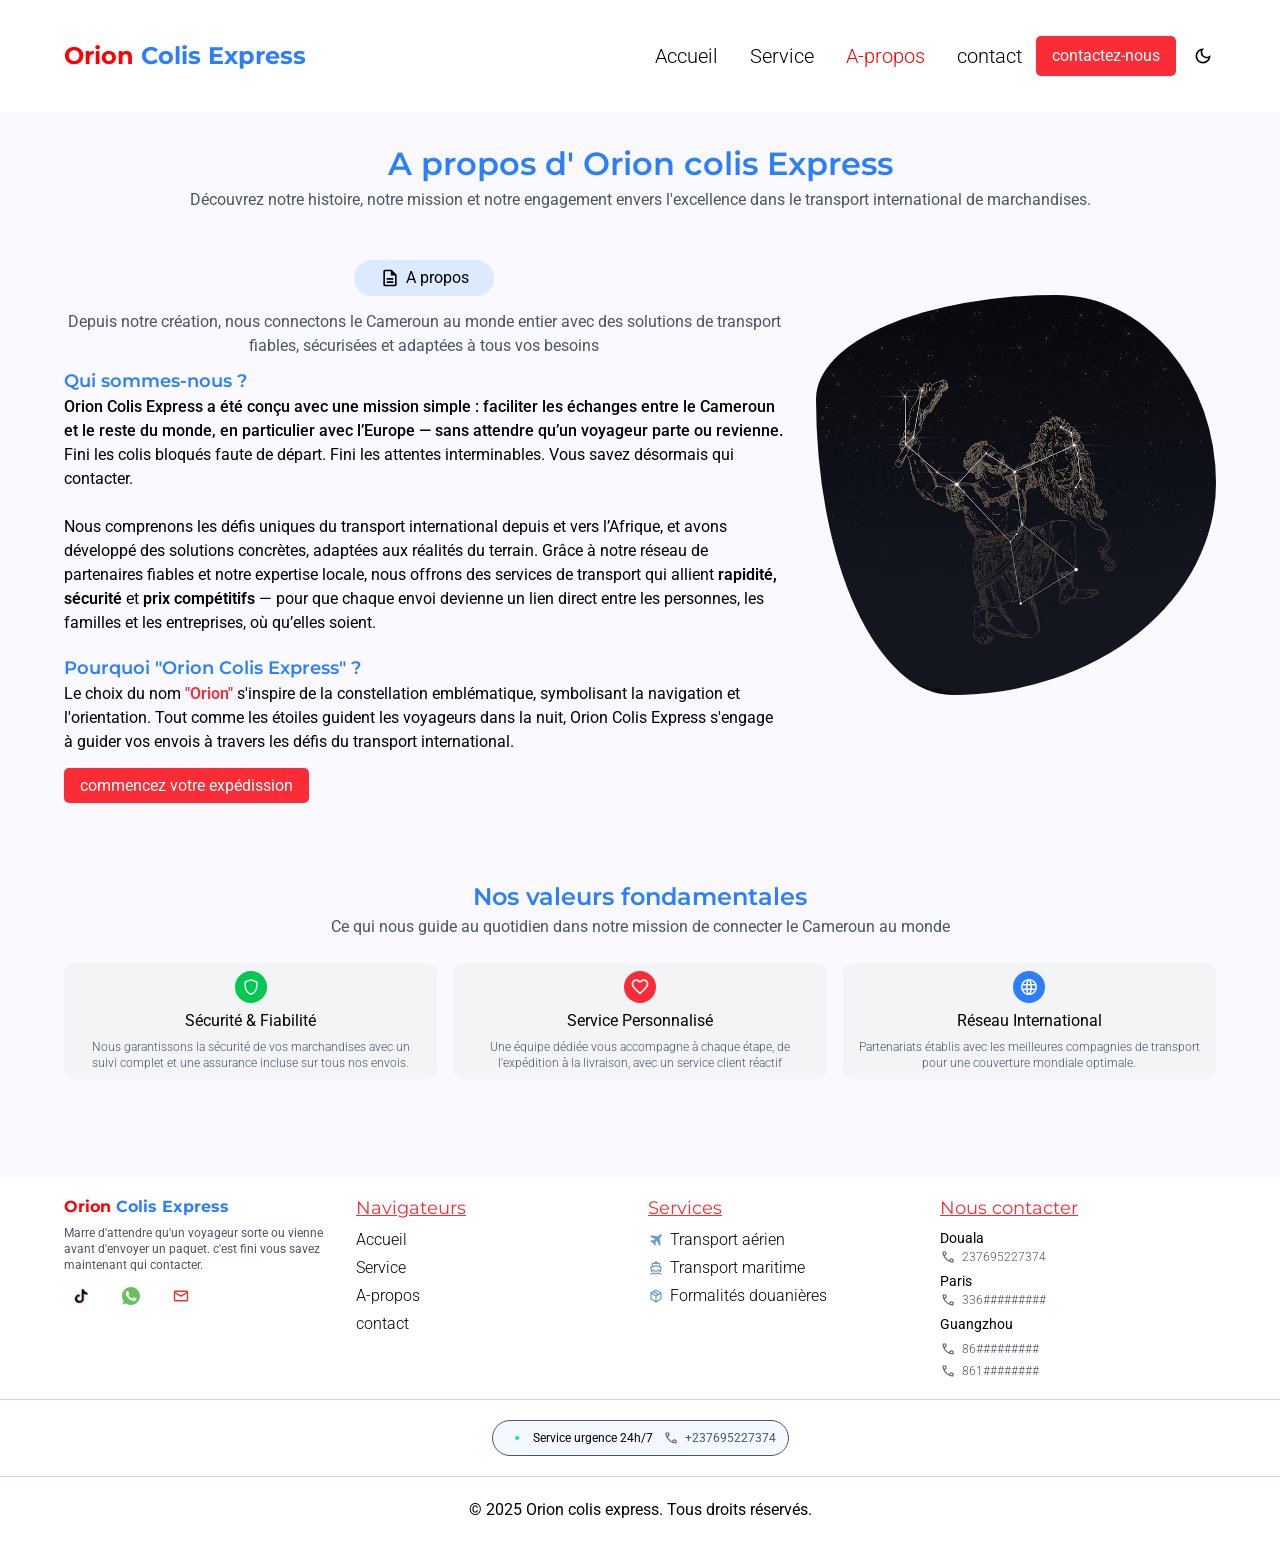
<file: src/propos.html>
<!DOCTYPE html>
<html lang="fr" class="overflow-x-hidden  w-screen min-w-0">
<head>
    <title>À propos - Orion colis Express | Transport international fiable  </title>
    <meta charset="UTF-8">
    <meta name="viewport" content="width=device-width, initial-scale=1.0">
    <meta name="viewport" content="width=device-width, initial-scale=1.0">
    <meta name="description" content="Orion colis express propose des solutions de transport international rapides et fiables .Demandez un un devis en ligne et suivez vos expeditions en temps réel">
    <meta name="keywords" content="Transport international, expedition , expedition collis , Express, expedition express, société de transport logistique , marchandise , envoi colis par avion , expedition container , cout transport , devis colis , Orion colis express suivis colis , orion colis express devis">
    <meta name="author" content="Flore Restauration">
    <meta name="theme-color" content="#FF2C2C">
    <meta name="robots" content="index, follow">
    <!-- je dois ajouter un code de vérification Google ici -->
    <meta name="google-site-verification" content="">
    <!-- LIENS DU FAVICONS -->
    <link rel="icon" href="images/favicon-orion/favicon.ico" type="image/x-icon">
    <link rel="apple-touch-icon" sizes="512x512" href="images/favicon-orion/android-chrome-512x512.png">
    <link rel="icon" type="image/png" sizes="16x16" href="images/favicon-orion/favicon-16x16.png">
    <link rel="icon" type="image/png" sizes="512x512" href="images/favicon-orion/android-chrome-512x512.png">
    <link rel="manifest" href="/site.webmanifest">
    <!-- lien pour le css -->
    <link rel="stylesheet" href="css/output.css">

    <!-- lien des polices -->
    <link rel="preconnect" href="https://fonts.googleapis.com">
    <link rel="preconnect" href="https://fonts.gstatic.com" crossorigin>
    <link href="https://fonts.googleapis.com/css2?family=Montserrat:ital,wght@0,100..900;1,100..900&family=Roboto:ital,wght@0,100..900;1,100..900&display=swap" rel="stylesheet">

    <!-- lien vers ma page javascript -->
    <script src="javascript/main.js" defer></script>
</head>
<body class=" bg-modeclair dark:bg-gray-900 overflow-hidden w-screen flex flex-col gap-[50px] min-h-full">
    <header class="bg-white dark:bg-gray-800 py-9 fixed top-0 left-0 z-[1000] w-screen ">
            <nav class="flex justify-between items-center px-[5%] ">
                <!-- logo -->
                <a href="index.html" class="cursor-pointer"> <!--retour a la page d'accueil-->
                    <h4 class="text-xs sm:text-base font-bold lg:text-2xl text-primary ">Orion <span class="text-blue-500">Colis Express</span></h4>
                </a>
                <!-- le grand menu -->
                <div class="flex items-center gap-1.5 sm:gap-3.5">
                    <div class=" items-center gap-8 font-light text-[20px] hidden xl:flex dark:text-white">
                        <!-- je commence par d'abord par les liens de differentes pages qui s'afficheront uniquement sur grand ecran  -->
                        <a href="index.html" class="hover:text-primary ">Accueil</a>
                        <a href="service.html" class="hover:text-primary ">Service</a>
                        <a href="propos.html" class="hover:text-primary text-primary" >A-propos</a>
                        <a href="contact.html" class="hover:text-primary">contact</a>
                    </div>
                    <!-- bouton d'appel pour le devis -->
                    <a href="https://wa.me/237695227374" class="bg-red-500 hover:shadow-lg hover:bg-red-600 px-4 py-2  text-white rounded-[5px] dark:text-black hidden md:block" target="_blank">contactez-nous</a>
                    <div><!-- ce div gere les themes du sites -->
                        <span class="mode-sombre flex dark:hidden  hover:backdrop-blur-sm  hover:bg-black/20 rounded-full" onclick="darkmode()">
                            <!-- mode sombre -->
                            <svg xmlns="http://www.w3.org/2000/svg" height="20px" viewBox="0 -960 960 960" width="26px" fill="#000000"><path d="M480-120q-150 0-255-105T120-480q0-150 105-255t255-105q14 0 27.5 1t26.5 3q-41 29-65.5 75.5T444-660q0 90 63 153t153 63q55 0 101-24.5t75-65.5q2 13 3 26.5t1 27.5q0 150-105 255T480-120Zm0-80q88 0 158-48.5T740-375q-20 5-40 8t-40 3q-123 0-209.5-86.5T364-660q0-20 3-40t8-40q-78 32-126.5 102T200-480q0 116 82 198t198 82Zm-10-270Z"/></svg>
                        </span>
                        <span class="mode-clair hidden  dark:flex hover:backdrop-blur-sm  hover:bg-white/20 rounded-full" onclick="ligthmode()">
                            <!-- MODE CLAIR -->
                            <svg xmlns="http://www.w3.org/2000/svg" height="20px" viewBox="0 -960 960 960" width="26px" fill="#FFFFFF"><path d="M480-360q50 0 85-35t35-85q0-50-35-85t-85-35q-50 0-85 35t-35 85q0 50 35 85t85 35Zm0 80q-83 0-141.5-58.5T280-480q0-83 58.5-141.5T480-680q83 0 141.5 58.5T680-480q0 83-58.5 141.5T480-280ZM200-440H40v-80h160v80Zm720 0H760v-80h160v80ZM440-760v-160h80v160h-80Zm0 720v-160h80v160h-80ZM256-650l-101-97 57-59 96 100-52 56Zm492 496-97-101 53-55 101 97-57 59Zm-98-550 97-101 59 57-100 96-56-52ZM154-212l101-97 55 53-97 101-59-57Zm326-268Z"/></svg>
                        </span>
                    </div>
                    <div class="xl:hidden  "  onclick="showburger()"> <!--les barres menus-->
                        <span class="menu-burger dark:hidden" >
                            <!-- la barre de menu en mode claire  -->
                            <svg xmlns="http://www.w3.org/2000/svg" height="29px" viewBox="0 -960 960 960" width="29px" fill="#000000"><path d="M144-264v-72h672v72H144Zm0-180v-72h672v72H144Zm0-180v-72h672v72H144Z"/></svg>
                        </span>
                        <span class="menu-burger hidden dark:flex " >
                            <!-- la barre de menu en mode sombre -->
                            <svg xmlns="http://www.w3.org/2000/svg" height="29px" viewBox="0 -960 960 960" width="29px" fill="#FFFFFF"><path d="M144-264v-72h672v72H144Zm0-180v-72h672v72H144Zm0-180v-72h672v72H144Z"/></svg>
                        </span>
                    </div>
                    <!-- fin des grands menu -->
                </div>
                <!-- Les liens de mes pages mode responsive -->
                <div id="sidebar" class="hidden   fixed top-0 left-0 inset-0 h-screen w-screen overflow-hidden   flex-col items-start gap-9.5 z-[998] bg-white backdrop-blur-[10px] dark:bg-black/60 justify-start ">
                    <span onclick="hidesidebar()" style="padding:4%;">
                        <span class="false  inline-block dark:hidden "   >
                            <!-- retour accueil -->
                            <svg xmlns="http://www.w3.org/2000/svg" height="20px" viewBox="0 -960 960 960" width="20px" fill="#000000"><path d="m291-240-51-51 189-189-189-189 51-51 189 189 189-189 51 51-189 189 189 189-51 51-189-189-189 189Z"/></svg>
                        </span>
                        <span class="false hidden  dark:inline-block " >
                            <svg xmlns="http://www.w3.org/2000/svg" height="20px" viewBox="0 -960 960 960" width="20px" fill="#FFFFFF"><path d="m291-240-51-51 189-189-189-189 51-51 189 189 189-189 51 51-189 189 189 189-51 51-189-189-189 189Z"/></svg>
                        </span>
                    </span>
                    <div class="flex flex-col items-center gap-3.5 justify-center mx-auto dark:text-white">
                        <a href="index.html" class="
                        font-light 
                        text-[20px] 
                        hover:text-primary 
                        cursor-pointer">Accueil
                        </a>
            
                        <a href="service.html" class="
                        font-light 
                        text-[20px] 
                        hover:text-primary 
                        cursor-pointer">Services
                        </a>
                        
                        
            
                        <a href="propos.html" class="
                        font-light 
                        text-[20px] 
                        hover:text-primary 
                        cursor-pointer">A-propos
                        </a>
            
                        <a href="contact.html" class="
                        font-light 
                        text-[20px] 
                        hover:text-primary 
                        cursor-pointer">contact
                        </a>
                        <!-- bouton d'appel pour le contact -->
                        <a href="https://wa.me/237695227374" class="bg-red-500 hover:shadow-lg hover:bg-red-600 px-4 py-2  text-white rounded-[5px] dark:text-black " target="_blank">contactez-nous</a>
                    </div>
                </div>
            </nav>
    </header>
    <main class="mt-[140px] dark:text-white px-[5%]  ">
        <section class="md:text-center mb-6">
                <!-- accueil -->
                <h1 class="font-semibold text-blue-500 ">A propos d' Orion colis Express</h1>
                <p class="text-gray-600 dark:text-gray-400 ">
                    Découvrez notre histoire, notre mission et notre engagement envers l'excellence dans le transport international de marchandises.
                </p>
            </section>
            <section class="flex flex-col lg:flex-row items-center justify-center lg:gap-8  gap-3">
                <!-- notre histoire et le nom -->
                 <div class="lg:w-2/3 w-full">
                    <!-- partie texte -->
                    <div class="flex flex-col items-center mt-2.5 justify-center text-center">
    
                        <div class="bg-blue-100 inline-flex dark:bg-blue-400 justify-center  text-center mt-3.5 mb-3.5 items-center   px-2.5 py-1.5 rounded-4xl w-[140px] gap-1.5">
                            <span class="block dark:hidden">
                                    <!-- ligthmode -->
                                    <svg xmlns="http://www.w3.org/2000/svg" height="20px" viewBox="0 -960 960 960" width="20px" fill="#000000"><path d="M320-240h320v-80H320v80Zm0-160h320v-80H320v80ZM240-80q-33 0-56.5-23.5T160-160v-640q0-33 23.5-56.5T240-880h320l240 240v480q0 33-23.5 56.5T720-80H240Zm280-520v-200H240v640h480v-440H520ZM240-800v200-200 640-640Z"/></svg>
                                </span>
                                <span class="hidden dark:block">
                                    <!-- darkmode -->
                                    <svg xmlns="http://www.w3.org/2000/svg" height="20px" viewBox="0 -960 960 960" width="20px" fill="#FFFFFF"><path d="M320-240h320v-80H320v80Zm0-160h320v-80H320v80ZM240-80q-33 0-56.5-23.5T160-160v-640q0-33 23.5-56.5T240-880h320l240 240v480q0 33-23.5 56.5T720-80H240Zm280-520v-200H240v640h480v-440H520ZM240-800v200-200 640-640Z"/></svg>
                            </span>
                            <span>
                            <span>
                                A propos
                            </span>
                            </span>
                        </div>
                        <p class="text-gray-600 dark:text-gray-400 mb-2.5 text-left md:text-center">
                            Depuis notre création, nous connectons le Cameroun au monde entier avec des solutions de transport fiables, sécurisées et adaptées à tous vos besoins
                        </p>
                    </div>
    
                    <div>
                        <!-- notre histoire -->
                        <h3 class="text-blue-500 font-semibold text-[18px]">Qui sommes-nous ?</h3>
                        <p class="font-medium">
                            Orion Colis Express a été conçu avec une mission simple : faciliter les échanges entre le Cameroun et le reste du monde, en particulier avec l’Europe — sans attendre qu’un voyageur parte ou revienne.
                            <span class="font-normal">Fini les colis bloqués faute de départ. Fini les attentes interminables. Vous savez désormais qui contacter.</span>
    
                        </p><br>
                        <p>
                            Nous comprenons les défis uniques du transport international depuis et vers l’Afrique, et avons développé des solutions concrètes, adaptées aux réalités du terrain.
                            Grâce à notre réseau de partenaires fiables et notre expertise locale, nous offrons des services de transport qui allient <span class="font-semibold">rapidité, sécurité  </span> et <span class="font-semibold">prix compétitifs</span> — pour que chaque envoi devienne un lien direct entre les personnes, les familles et les entreprises, où qu’elles soient.
    
                        </p>
    
                    </div>
                    <div>
                 </div>
                    <!-- pourquoi ce nom ? -->
                    <h3 class="text-blue-500 font-semibold text-[18px] mt-5">Pourquoi "Orion Colis Express" ?</h3>
                    <p class="">
                        Le choix du nom <span class="font-semibold text-red-500">"Orion"</span> s'inspire de la constellation emblématique, symbolisant la navigation et l'orientation. Tout comme les étoiles guident les voyageurs dans la nuit, Orion Colis Express s'engage à guider vos envois à travers les défis du transport international.
                    </p>
                </div>
                <div class="lg:max-w-[400px] w-full lg:w-[400px] justify-center  flex items-center shrink-0">
                    <img src="images/orion.png" alt="image constellation orion" style="border-radius: 60% 40% 66% 34% / 26% 47% 53% 74% ; margin-top: 0%;  " class="w-[250px] h-[250px] md:w-[350px] md:h-[350px] lg:h-[400px] lg:w-[400px] object-cover  ">
                </div>
            </section>
            <section class="mt-[20px]">
                <!-- bouton d'appel pour le devis -->
                <a href="https://wa.me/237695227374" class="bg-red-500 hover:shadow-lg hover:bg-red-600 px-4 py-2  text-white rounded-[5px] dark:text-black " target="_blank">commencez votre expédission</a>
                <h2 class="font-semibold text-blue-500 md:text-center mt-[7%]">Nos valeurs fondamentales</h2>
                <p class="text-gray-600 dark:text-gray-400 md:text-center">
                    Ce qui nous guide au quotidien dans notre mission de connecter le Cameroun au monde
                </p>
                <div class="grid grid-cols-1 md:grid-cols-3 text-center  gap-4 mt-6">
                    <!-- ce bloc contient les services complements -->
                    <div class="flex flex-col gap-1.5 items-center justify-center py-2 px-3.5 bg-gray-100 dark:bg-gray-800 rounded-[10px] dark:hover:bg-gray-500 dark:shadow-lg dark:hover:shadow-white/10 hover:shadow-lg hover:scale-105 transition ease-in-out duration-300 ">
                        <span class="rounded-[50%] p-1.5 bg-green-500 justify-center">
                            <svg xmlns="http://www.w3.org/2000/svg" height="20px" viewBox="0 -960 960 960" width="20px" fill="#FFFFFF"><path d="M480-96q-135-33-223.5-152.84Q168-368.69 168-515v-229l312-120 312 120v229q0 146.31-88.5 266.16Q615-129 480-96Zm0-75q104-32.25 172-129t68-215v-180l-240-92-240 92v180q0 118.25 68 215t172 129Zm0-308Z"/></svg>

                        </span>
                        <span class="hover:text-blue-500">Sécurité & Fiabilité</span>
                        <span class="text-gray-600 text-xs dark:text-gray-400 font-light">
                            Nous garantissons la sécurité de vos marchandises avec un suivi complet et une assurance incluse sur tous nos envois.
                        </span>
                    </div>
                    <div class="flex flex-col gap-1.5 items-center justify-center py-2 px-3.5 bg-gray-100 dark:bg-gray-800 rounded-[10px] dark:hover:bg-gray-500 dark:shadow-lg dark:hover:shadow-white/10 hover:shadow-lg hover:scale-105 transition ease-in-out duration-300 ">
                        <span class="rounded-[50%] p-1.5 bg-red-500">
                            <svg xmlns="http://www.w3.org/2000/svg" height="20px" viewBox="0 -960 960 960" width="20px" fill="#FFFFFF"><path d="m480-120-58-52q-101-91-167-157T150-447.5Q111-500 95.5-544T80-634q0-94 63-157t157-63q52 0 99 22t81 62q34-40 81-62t99-22q94 0 157 63t63 157q0 46-15.5 90T810-447.5Q771-395 705-329T538-172l-58 52Zm0-108q96-86 158-147.5t98-107q36-45.5 50-81t14-70.5q0-60-40-100t-100-40q-47 0-87 26.5T518-680h-76q-15-41-55-67.5T300-774q-60 0-100 40t-40 100q0 35 14 70.5t50 81q36 45.5 98 107T480-228Zm0-273Z"/></svg>
                        </span>
                        <span class="hover:text-blue-500">Service Personnalisé</span>
                        <span class="text-gray-600 text-xs dark:text-gray-400 font-light">
                            Une équipe dédiée vous accompagne à chaque étape, de l'expédition à la livraison, avec un service client réactif
                        </span>
                    </div>
                    <div class="flex flex-col gap-1.5 items-center justify-center py-2 px-3.5 bg-gray-100 dark:bg-gray-800 rounded-[10px] hover:shadow-lg hover:scale-105 dark:hover:bg-gray-500 dark:shadow-lg dark:hover:shadow-white/10 transition ease-in-out duration-300 ">
                        <span class="rounded-[50%] p-1.5 bg-blue-500">
                            <svg xmlns="http://www.w3.org/2000/svg" height="20px" viewBox="0 -960 960 960" width="20px" fill="#FFFFFF"><path d="M480-96q-79 0-149-30t-122.5-82.5Q156-261 126-331T96-480q0-80 30-149.5t82.5-122Q261-804 331-834t149-30q80 0 149.5 30t122 82.5Q804-699 834-629.5T864-480q0 79-30 149t-82.5 122.5Q699-156 629.5-126T480-96Zm0-75q17-17 34-63.5T540-336H420q9 55 26 101.5t34 63.5Zm-91-10q-14-30-24.5-69T347-336H204q29 57 77 97.5T389-181Zm182 0q60-17 108-57.5t77-97.5H613q-7 47-17.5 86T571-181ZM177-408h161q-2-19-2.5-37.5T335-482q0-18 .5-35.5T338-552H177q-5 19-7 36.5t-2 35.5q0 18 2 35.5t7 36.5Zm234 0h138q2-20 2.5-37.5t.5-34.5q0-17-.5-35t-2.5-37H411q-2 19-2.5 37t-.5 35q0 17 .5 35t2.5 37Zm211 0h161q5-19 7-36.5t2-35.5q0-18-2-36t-7-36H622q2 19 2.5 37.5t.5 36.5q0 18-.5 35.5T622-408Zm-9-216h143q-29-57-77-97.5T571-779q14 30 24.5 69t17.5 86Zm-193 0h120q-9-55-26-101.5T480-789q-17 17-34 63.5T420-624Zm-216 0h143q7-47 17.5-86t24.5-69q-60 17-108 57.5T204-624Z"/></svg>
                        </span>
                        <span class="hover:text-blue-500">Réseau International</span>
                        <span class="text-gray-600 text-xs dark:text-gray-400 font-light">
                            Partenariats établis avec les meilleures compagnies de transport pour une couverture mondiale optimale.
                        </span>
                    </div>
                     
                </div>
                <!-- <a href="historique.html" class="   gap-1.5 text-center px-2.5 py-1.5 rounded-[5px] text-red-500 mx-auto  sm:text-base items-center justify-center inline-flex hover:text-[#0000F5] mt-6 transition-all duration-300 ease-in-out group">
                   cliquer ici pour voir notre historique de livraisons                
                </a> -->
            </section>
    </main>
    <footer class=" bg-white dark:bg-gray-800 py-4 mt-[50px] mb-0">
            <section  class="grid-cols-1 md:grid-cols-2 mb-5  px-[5%] md:gap-[40px] lg:grid-cols-4 lg:gap-4 grid gap-[40px]"> <!--logo, service , reseau sur petit tel il y aura une colonne à parti des tablettes ca sera 2 et sur laptop 4--> 
                <div class="flex flex-col gap-1.5 items-start"><!-- logo et slogan  et reseaux-->
                    <!-- logo -->
                    <a href="index.html" class="cursor-pointer"> <!--retour a la page d'accueil-->
                        <h4 class="text-base sm:text-base font-bold text-primary ">Orion <span class="text-blue-500">Colis Express</span></h4>
                    </a>
                    <div class="text-gray-600 dark:text-gray-400 text-xs w-[95%]"> 
                        <!-- slogan -->
                        Marre d'attendre qu'un voyageur sorte ou vienne avant d'envoyer un paquet. c'est fini vous savez maintenant qui contacter.
                    </div>
                    <div class="flex gap-4">
                        <!-- réseaux -->
                        <a href="https://www.tiktok.com/@starkindustrie65?_t=ZM-90G0tmtFxRA&_r=1" target="_blank" class="p-2 inline-flex justify-center hover:bg-blue-400/20 hover:backdrop-blur-sm rounded" title="Orion colis Expres">
                            <!-- tiktok -->
                            <svg width="18px" height="18px" viewBox="0 0 32 32" fill="none" xmlns="http://www.w3.org/2000/svg"><g id="SVGRepo_bgCarrier" stroke-width="0"></g><g id="SVGRepo_tracerCarrier" stroke-linecap="round" stroke-linejoin="round"></g><g id="SVGRepo_iconCarrier"> <path d="M8.45095 19.7926C8.60723 18.4987 9.1379 17.7743 10.1379 17.0317C11.5688 16.0259 13.3561 16.5948 13.3561 16.5948V13.2197C13.7907 13.2085 14.2254 13.2343 14.6551 13.2966V17.6401C14.6551 17.6401 12.8683 17.0712 11.4375 18.0775C10.438 18.8196 9.90623 19.5446 9.7505 20.8385C9.74562 21.5411 9.87747 22.4595 10.4847 23.2536C10.3345 23.1766 10.1815 23.0889 10.0256 22.9905C8.68807 22.0923 8.44444 20.7449 8.45095 19.7926ZM22.0352 6.97898C21.0509 5.90039 20.6786 4.81139 20.5441 4.04639H21.7823C21.7823 4.04639 21.5354 6.05224 23.3347 8.02482L23.3597 8.05134C22.8747 7.7463 22.43 7.38624 22.0352 6.97898ZM28 10.0369V14.293C28 14.293 26.42 14.2312 25.2507 13.9337C23.6179 13.5176 22.5685 12.8795 22.5685 12.8795C22.5685 12.8795 21.8436 12.4245 21.785 12.3928V21.1817C21.785 21.6711 21.651 22.8932 21.2424 23.9125C20.709 25.246 19.8859 26.1212 19.7345 26.3001C19.7345 26.3001 18.7334 27.4832 16.9672 28.28C15.3752 28.9987 13.9774 28.9805 13.5596 28.9987C13.5596 28.9987 11.1434 29.0944 8.96915 27.6814C8.49898 27.3699 8.06011 27.0172 7.6582 26.6277L7.66906 26.6355C9.84383 28.0485 12.2595 27.9528 12.2595 27.9528C12.6779 27.9346 14.0756 27.9528 15.6671 27.2341C17.4317 26.4374 18.4344 25.2543 18.4344 25.2543C18.5842 25.0754 19.4111 24.2001 19.9423 22.8662C20.3498 21.8474 20.4849 20.6247 20.4849 20.1354V11.3475C20.5435 11.3797 21.2679 11.8347 21.2679 11.8347C21.2679 11.8347 22.3179 12.4734 23.9506 12.8889C25.1204 13.1864 26.7 13.2483 26.7 13.2483V9.91314C27.2404 10.0343 27.7011 10.0671 28 10.0369Z" fill="#EE1D52"></path> <path d="M26.7009 9.91314V13.2472C26.7009 13.2472 25.1213 13.1853 23.9515 12.8879C22.3188 12.4718 21.2688 11.8337 21.2688 11.8337C21.2688 11.8337 20.5444 11.3787 20.4858 11.3464V20.1364C20.4858 20.6258 20.3518 21.8484 19.9432 22.8672C19.4098 24.2012 18.5867 25.0764 18.4353 25.2553C18.4353 25.2553 17.4337 26.4384 15.668 27.2352C14.0765 27.9539 12.6788 27.9357 12.2604 27.9539C12.2604 27.9539 9.84473 28.0496 7.66995 26.6366L7.6591 26.6288C7.42949 26.4064 7.21336 26.1717 7.01177 25.9257C6.31777 25.0795 5.89237 24.0789 5.78547 23.7934C5.78529 23.7922 5.78529 23.791 5.78547 23.7898C5.61347 23.2937 5.25209 22.1022 5.30147 20.9482C5.38883 18.9122 6.10507 17.6625 6.29444 17.3494C6.79597 16.4957 7.44828 15.7318 8.22233 15.0919C8.90538 14.5396 9.6796 14.1002 10.5132 13.7917C11.4144 13.4295 12.3794 13.2353 13.3565 13.2197V16.5948C13.3565 16.5948 11.5691 16.028 10.1388 17.0317C9.13879 17.7743 8.60812 18.4987 8.45185 19.7926C8.44534 20.7449 8.68897 22.0923 10.0254 22.991C10.1813 23.0898 10.3343 23.1775 10.4845 23.2541C10.7179 23.5576 11.0021 23.8221 11.3255 24.0368C12.631 24.8632 13.7249 24.9209 15.1238 24.3842C16.0565 24.0254 16.7586 23.2167 17.0842 22.3206C17.2888 21.7611 17.2861 21.1978 17.2861 20.6154V4.04639H20.5417C20.6763 4.81139 21.0485 5.90039 22.0328 6.97898C22.4276 7.38624 22.8724 7.7463 23.3573 8.05134C23.5006 8.19955 24.2331 8.93231 25.1734 9.38216C25.6596 9.61469 26.1722 9.79285 26.7009 9.91314Z" fill="#000000"></path> <path d="M4.48926 22.7568V22.7594L4.57004 22.9784C4.56076 22.9529 4.53074 22.8754 4.48926 22.7568Z" fill="#69C9D0"></path> <path d="M10.5128 13.7916C9.67919 14.1002 8.90498 14.5396 8.22192 15.0918C7.44763 15.7332 6.79548 16.4987 6.29458 17.354C6.10521 17.6661 5.38897 18.9168 5.30161 20.9528C5.25223 22.1068 5.61361 23.2983 5.78561 23.7944C5.78543 23.7956 5.78543 23.7968 5.78561 23.798C5.89413 24.081 6.31791 25.0815 7.01191 25.9303C7.2135 26.1763 7.42963 26.4111 7.65924 26.6334C6.92357 26.1457 6.26746 25.5562 5.71236 24.8839C5.02433 24.0451 4.60001 23.0549 4.48932 22.7626C4.48919 22.7605 4.48919 22.7584 4.48932 22.7564V22.7527C4.31677 22.2571 3.95431 21.0651 4.00477 19.9096C4.09213 17.8736 4.80838 16.6239 4.99775 16.3108C5.4985 15.4553 6.15067 14.6898 6.92509 14.0486C7.608 13.4961 8.38225 13.0567 9.21598 12.7484C9.73602 12.5416 10.2778 12.3891 10.8319 12.2934C11.6669 12.1537 12.5198 12.1415 13.3588 12.2575V13.2196C12.3808 13.2349 11.4148 13.4291 10.5128 13.7916Z" fill="#69C9D0"></path> <path d="M20.5438 4.04635H17.2881V20.6159C17.2881 21.1983 17.2881 21.76 17.0863 22.3211C16.7575 23.2167 16.058 24.0253 15.1258 24.3842C13.7265 24.923 12.6326 24.8632 11.3276 24.0368C11.0036 23.823 10.7187 23.5594 10.4844 23.2567C11.5962 23.8251 12.5913 23.8152 13.8241 23.341C14.7558 22.9821 15.4563 22.1734 15.784 21.2774C15.9891 20.7178 15.9864 20.1546 15.9864 19.5726V3H20.4819C20.4819 3 20.4315 3.41188 20.5438 4.04635ZM26.7002 8.99104V9.9131C26.1725 9.79263 25.6609 9.61447 25.1755 9.38213C24.2352 8.93228 23.5026 8.19952 23.3594 8.0513C23.5256 8.1559 23.6981 8.25106 23.8759 8.33629C25.0192 8.88339 26.1451 9.04669 26.7002 8.99104Z" fill="#69C9D0"></path> </g></svg>
                        </a>
                        <a href="https://wa.me/237695227374?text=Bonjour%20et%20bienvenue%20chez%20ORION%20Colis%20Express.%20Nous%20vous%20accompagnons%20dans%20vos%20exp%C3%A9ditions%20depuis%20le%20Cameroun%20vers%20le%20monde%20entier.%20Service%20premium%20avec%20suivi%20en%20temps%20r%C3%A9el%2C%20assurance%20incluse%20et%20livraison%20garantie.%20Pour%20obtenir%20votre%20devis%20express%2C%20merci%20de%20pr%C3%A9ciser%20%3A%20le%20type%20de%20marchandise%2C%20le%20pays%20de%20destination%2C%20et%20le%20mode%20de%20transport%20souhait%C3%A9.%20Notre%20%C3%A9quipe%20vous%20r%C3%A9pondra%20dans%20les%20plus%20brefs%20d%C3%A9lais." target="_blank" 
                            class="p-2 inline-flex justify-center hover:bg-blue-400/20 hover:backdrop-blur-sm rounded" title="Orion colis Expres">
                            <!-- Whatsapp -->
                            <svg width="18px" height="18px" viewBox="0 0 48 48" version="1.1" xmlns="http://www.w3.org/2000/svg" xmlns:xlink="http://www.w3.org/1999/xlink" fill="#000000"><g id="SVGRepo_bgCarrier" stroke-width="0"></g><g id="SVGRepo_tracerCarrier" stroke-linecap="round" stroke-linejoin="round"></g><g id="SVGRepo_iconCarrier" _mstTextHash="859781" _mstHash="676">  <title _isTranslated="1">Whatsapp-color</title> <desc _isTranslated="1">Créé avec Sketch.</desc>  <defs _isTranslated="1">  </defs>  <g id="Icons" stroke="none" stroke-width="1" fill="none" fill-rule="evenodd" _isTranslated="1">  <g id="Color-" transform="translate(-700.000000, -360.000000)" fill="#67C15E" _isTranslated="1">  <path d="M723.993033,360 C710.762252,360 700,370.765287 700,383.999801 C700,389.248451 701.692661,394.116025 704.570026,398.066947 L701.579605,406.983798 L710.804449,404.035539 C714.598605,406.546975 719.126434,408 724.006967,408 C737.237748,408 748,397.234315 748,384.000199 C748,370.765685 737.237748,360.000398 724.006967,360.000398 L723.993033,360.000398 L723.993033,360 Z M717.29285,372.190836 C716.827488,371.07628 716.474784,371.034071 715.769774,371.005401 C715.529728,370.991464 715.262214,370.977527 714.96564,370.977527 C714.04845,370.977527 713.089462,371.245514 712.511043,371.838033 C711.806033,372.557577 710.056843,374.23638 710.056843,377.679202 C710.056843,381.122023 712.567571,384.451756 712.905944,384.917648 C713.258648,385.382743 717.800808,392.55031 724.853297,395.471492 C730.368379,397.757149 732.00491,397.545307 733.260074,397.27732 C735.093658,396.882308 737.393002,395.527239 737.971421,393.891043 C738.54984,392.25405 738.54984,390.857171 738.380255,390.560912 C738.211068,390.264652 737.745308,390.095816 737.040298,389.742615 C736.335288,389.389811 732.90737,387.696673 732.25849,387.470894 C731.623543,387.231179 731.017259,387.315995 730.537963,387.99333 C729.860819,388.938653 729.198006,389.89831 728.661785,390.476494 C728.238619,390.928051 727.547144,390.984595 726.969123,390.744481 C726.193254,390.420348 724.021298,389.657798 721.340985,387.273388 C719.267356,385.42535 717.856938,383.125756 717.448104,382.434484 C717.038871,381.729275 717.405907,381.319529 717.729948,380.938852 C718.082653,380.501232 718.421026,380.191036 718.77373,379.781688 C719.126434,379.372738 719.323884,379.160897 719.549599,378.681068 C719.789645,378.215575 719.62006,377.735746 719.450874,377.382942 C719.281687,377.030139 717.871269,373.587317 717.29285,372.190836 Z" id="Whatsapp" _isTranslated="1">  </path>  </g>  </g>  </g></svg>
                        </a>
                        <a href="#" class="p-2 inline-flex justify-center hover:bg-blue-400/20 hover:backdrop-blur-sm rounded" target="_blank" title="Orion colis Expres">
                            <!-- email -->
                            <svg xmlns="http://www.w3.org/2000/svg" height="18px" viewBox="0 -960 960 960" width="18px" fill="#EA3323"><path d="M168-192q-29.7 0-50.85-21.16Q96-234.32 96-264.04v-432.24Q96-726 117.15-747T168-768h624q29.7 0 50.85 21.16Q864-725.68 864-695.96v432.24Q864-234 842.85-213T792-192H168Zm312-240L168-611v347h624v-347L480-432Zm0-85 312-179H168l312 179Zm-312-94v-85 432-347Z"/></svg>
                        </a>
                    </div>
                </div>
                <div class="flex flex-col gap-1.5"><!--les navigateurs du sites-->
                    <h4 class=" text-red-500 underline">Navigateurs</h4>
                    <div class=" items-start gap-1 flex-col font-light  flex dark:text-white">
                        <a href="index.html" class="hover:text-blue-500 cursor-pointer active:text-red-500">Accueil</a>
                        <a href="service.html" class="hover:text-blue-500 cursor-pointer active:text-red-500">Service</a>
                        <a href="propos.html" class="hover:text-blue-500 cursor-pointer active:text-red-500" >A-propos</a>
                        <a href="contact.html" class="hover:text-blue-500 cursor-pointer active:text-red-500">contact</a>
                    </div>
                </div>
                <div class="flex flex-col gap-1.5 font-light"><!-- services -->
                    <h4 class="font-normal text-red-500 underline">Services</h4>
                    <div class=" items-start gap-1 flex-col font-light  flex dark:text-white">
                        <div class="flex items-center gap-1.5 hover:text-blue-500 ">
                            <!-- transport aerien -->
                            <span class="">
                                <svg xmlns="http://www.w3.org/2000/svg" height="16px" viewBox="0 -960 960 960" width="16px" fill="#6699cc"><path d="m401-130-95-176-176-95 67-68 145 25 97-96-309-133 85-85 372 69 120-120q21-21 51-21t51 21q21 21 21 50.5T809-708L689-588l69 373-85 85-133-309-96 97 25 145-68 67Z"/></svg>
                            </span>
                            
                            Transport aérien
                        </div>
                        <div class="flex items-center gap-1.5 hover:text-blue-500 ">
                            <!-- transport maritime -->
                            <span class="">
                                <svg xmlns="http://www.w3.org/2000/svg" height="16px" viewBox="0 -960 960 960" width="16px" fill="#6699cc"><path d="M216-96h-80v-72h80q39 0 69-17.5t63-36.5q34 20 63 37t69 17q40 0 69-17t63-37q33 19 63 36.5t69 17.5h80v72h-80q-34 0-61-8.5T612-138q-44 25-71 33.5T480-96q-34 0-61-8.5T348-138q-43 24-71 33t-61 9Zm264-144q-27 0-51.5-9.5T384-278l-36-34-31 31q-20 20-45.5 30.5T218-240h-26l-64-278q-3-14 4.5-26.5T154-561l62-17v-142q0-30 21-51t51-21h96v-72h192v72h96q30 0 51 21t21 51v142l62 17q14 4 21.5 16.5T832-518l-64 278h-26q-28 0-53.5-10.5T643-281l-31-31-36 34q-20 19-44.5 28.5T480-240Zm0-72q13 0 25-5t22-14l86-82 46 51q11 13 24 24t29 19l42-182-274-73-274 73 42 182q16-8 29-19t24-24l46-51 86 82q10 9 22 14t25 5ZM288-597l192-51 192 51v-123H288v123Zm192 154Z"/></svg>
                            </span>
                            
                            Transport maritime
                        </div>
                        <div class="flex items-center gap-1.5 hover:text-blue-500 ">
                            <span class="">
                                <svg xmlns="http://www.w3.org/2000/svg" height="16px" viewBox="0 -960 960 960" width="16px" fill="#6699cc"><path d="M444-189v-270L216-591v270l228 132Zm72 0 228-131v-270L516-459v270Zm-72 84L180-258q-17.1-9.88-26.55-26.06Q144-300.23 144-320v-320q0-19.77 9.45-35.94Q162.9-692.12 180-702l264-153q17.13-10 36.07-10Q499-865 516-855l264 153q17.1 9.88 26.55 26.06Q816-659.77 816-640v320q0 19.77-9.45 35.94Q797.1-267.88 780-258L516-105q-17.13 10-36.07 10Q461-95 444-105Zm188-505 83-47-236-135-80 47 233 135Zm-152 88 82-47-237-134-80 46 235 135Z"/></svg>
                            </span>
                            
                            Formalités douanières
                        </div>
                    </div>
                </div>
                <div class="flex flex-col gap-1.5 items-start font-light">
                    <!-- nos contacts -->
                    <h4 class="font-normal text-red-500 underline">Nous contacter</h4>
                    <div class="font-light text-[14px] dark:text-white">
                        <h5 class="font-normal">Douala</h5>
                        <div class="flex gap-1.5 items-center cursor-pointer">
                            <svg xmlns="http://www.w3.org/2000/svg" height="16px" viewBox="0 -960 960 960" width="16px" fill="#666666"><path d="M763-145q-121-9-229.5-59.5T339-341q-86-86-135.5-194T144-764q-2-21 12.29-36.5Q170.57-816 192-816h136q17 0 29.5 10.5T374-779l24 106q2 13-1.5 25T385-628l-97 98q20 38 46 73t57.97 65.98Q422-361 456-335.5q34 25.5 72 45.5l99-96q8-8 20-11.5t25-1.5l107 23q17 5 27 17.5t10 29.5v136q0 21.43-16 35.71Q784-143 763-145ZM255-600l70-70-17.16-74H218q5 38 14 73.5t23 70.5Zm344 344q35.1 14.24 71.55 22.62Q707-225 744-220v-90l-75-16-70 70ZM255-600Zm344 344Z"/></svg>
                            <a href="tel:237695227374" class=" text-gray-600 dark:text-gray-400 text-xs">237695227374</a>
                        </div>
                    </div>
                    <div class="font-light ">
                        <h5 class="font-normal text-[14px] dark:text-white">Paris</h5>
                        <div class="flex gap-1.5 items-center cursor-pointer">
                            <svg xmlns="http://www.w3.org/2000/svg" height="16px" viewBox="0 -960 960 960" width="16px" fill="#666666"><path d="M763-145q-121-9-229.5-59.5T339-341q-86-86-135.5-194T144-764q-2-21 12.29-36.5Q170.57-816 192-816h136q17 0 29.5 10.5T374-779l24 106q2 13-1.5 25T385-628l-97 98q20 38 46 73t57.97 65.98Q422-361 456-335.5q34 25.5 72 45.5l99-96q8-8 20-11.5t25-1.5l107 23q17 5 27 17.5t10 29.5v136q0 21.43-16 35.71Q784-143 763-145ZM255-600l70-70-17.16-74H218q5 38 14 73.5t23 70.5Zm344 344q35.1 14.24 71.55 22.62Q707-225 744-220v-90l-75-16-70 70ZM255-600Zm344 344Z"/></svg>
                            <a href="tel:237695227374" class="cursor-pointer text-gray-600 dark:text-gray-400 text-xs">336#########</a>
                        </div>

                    </div>
                    <div class="font-light space-y-1.5">
                        <h5 class="font-normal text-[14px] dark:text-white">Guangzhou</h5>
                        <div class="flex gap-1.5 items-center cursor-pointer">
                            <svg xmlns="http://www.w3.org/2000/svg" height="16px" viewBox="0 -960 960 960" width="16px" fill="#666666"><path d="M763-145q-121-9-229.5-59.5T339-341q-86-86-135.5-194T144-764q-2-21 12.29-36.5Q170.57-816 192-816h136q17 0 29.5 10.5T374-779l24 106q2 13-1.5 25T385-628l-97 98q20 38 46 73t57.97 65.98Q422-361 456-335.5q34 25.5 72 45.5l99-96q8-8 20-11.5t25-1.5l107 23q17 5 27 17.5t10 29.5v136q0 21.43-16 35.71Q784-143 763-145ZM255-600l70-70-17.16-74H218q5 38 14 73.5t23 70.5Zm344 344q35.1 14.24 71.55 22.62Q707-225 744-220v-90l-75-16-70 70ZM255-600Zm344 344Z"/></svg>
                            <a href="tel:237695227374" class="cursor-pointer text-gray-600 dark:text-gray-400 text-xs">86#########</a>
                        </div>
                        <div class="flex gap-1.5 items-center cursor-pointer">
                            <svg xmlns="http://www.w3.org/2000/svg" height="16px" viewBox="0 -960 960 960" width="16px" fill="#666666"><path d="M763-145q-121-9-229.5-59.5T339-341q-86-86-135.5-194T144-764q-2-21 12.29-36.5Q170.57-816 192-816h136q17 0 29.5 10.5T374-779l24 106q2 13-1.5 25T385-628l-97 98q20 38 46 73t57.97 65.98Q422-361 456-335.5q34 25.5 72 45.5l99-96q8-8 20-11.5t25-1.5l107 23q17 5 27 17.5t10 29.5v136q0 21.43-16 35.71Q784-143 763-145ZM255-600l70-70-17.16-74H218q5 38 14 73.5t23 70.5Zm344 344q35.1 14.24 71.55 22.62Q707-225 744-220v-90l-75-16-70 70ZM255-600Zm344 344Z"/></svg>
                            <a href="tel:237695227374" class="cursor-pointer text-gray-600 dark:text-gray-400 text-xs">861########</a>
                        </div>

                    </div>
                </div>
            </section>
            
            <hr class=" text-blue-200 px-[5%] h-[1.8px]  ">
            
            <section class="px-[5%] flex justify-center my-5  ">
                <!-- appel d-urgence -->
                <div class="mx-auto inline-flex justify-center text-center items-center gap-2 md:gap-2.5 rounded-4xl px-[12px] py-[5px] bg-blue-100/30 border border-gray-600 dark:border-gray-100/20 ">
                    <div class=" flex gap-1 items-center dark:text-white  text-xs">
                        <span class="">
                            <svg xmlns="http://www.w3.org/2000/svg" width="24" height="24" viewBox="0 0 24 24" fill="none" stroke="#03fc4e" stroke-width="2" stroke-linecap="round" stroke-linejoin="round" class="lucide lucide-dot-icon lucide-dot"><circle cx="12.1" cy="12.1" r="1"/></svg>
                        </span>
                        Service urgence 24h/7
                    </div>
                    <div class=" flex gap-1.5 text-gray-600 dark:text-gray-300 text-xs">
                        <svg xmlns="http://www.w3.org/2000/svg" height="16px" viewBox="0 -960 960 960" width="16px" fill="#666666"><path d="M763-145q-121-9-229.5-59.5T339-341q-86-86-135.5-194T144-764q-2-21 12.29-36.5Q170.57-816 192-816h136q17 0 29.5 10.5T374-779l24 106q2 13-1.5 25T385-628l-97 98q20 38 46 73t57.97 65.98Q422-361 456-335.5q34 25.5 72 45.5l99-96q8-8 20-11.5t25-1.5l107 23q17 5 27 17.5t10 29.5v136q0 21.43-16 35.71Q784-143 763-145ZM255-600l70-70-17.16-74H218q5 38 14 73.5t23 70.5Zm344 344q35.1 14.24 71.55 22.62Q707-225 744-220v-90l-75-16-70 70ZM255-600Zm344 344Z"/></svg>
                        +237695227374
                    </div>
                </div>
            </section>
            <hr class=" text-blue-200 px-[5%] h-[1.8px]  ">

            <section class="px-[5%] text-xs md:text-base  md:flex flex-col gap-4 justify-center items-center my-5">
                <div class="dark:text-white text-center mb-2.5">
                    © 2025 Orion colis express. Tous droits réservés.
                </div>
                
            </section>
    </footer>
</body>

</html>
</file>
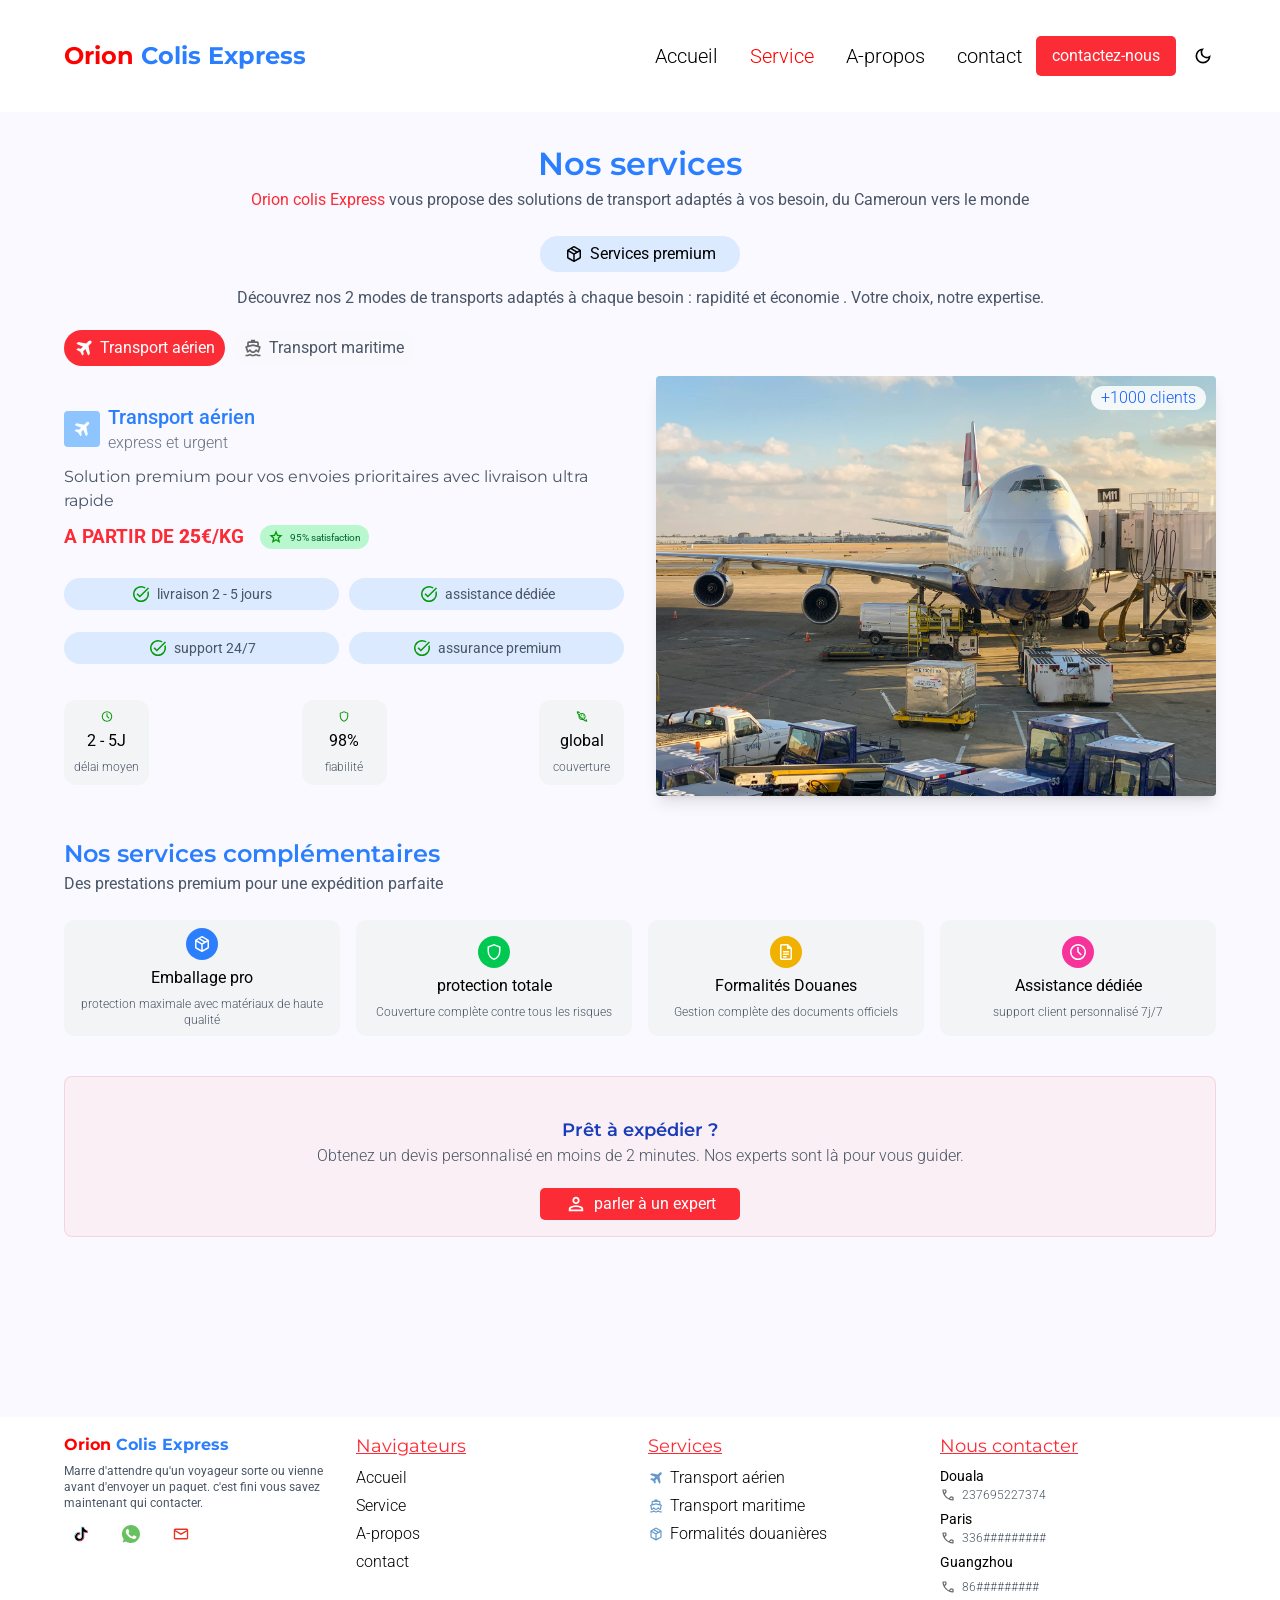
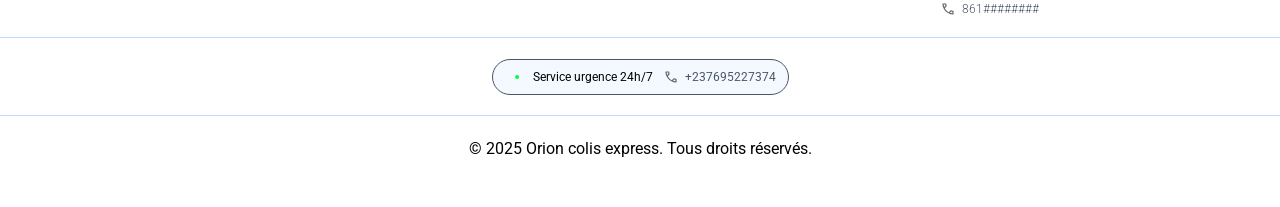
<file: src/service.html>
<!DOCTYPE html>
<html lang="fr" class="overflow-x-hidden  w-screen min-w-0">
<head>
    <title>Services - Orion colis Express | Transport Aérien , Maritime  </title>
    <meta charset="UTF-8">
    <meta name="viewport" content="width=device-width, initial-scale=1.0">
    <meta name="viewport" content="width=device-width, initial-scale=1.0">
    <meta name="description" content="Orion colis express propose des solutions de transport international rapides et fiables .Demandez un un devis en ligne et suivez vos expeditions en temps réel">
    <meta name="keywords" content="Transport international, expedition , expedition collis , Express, expedition express, société de transport logistique , marchandise , envoi colis par avion , expedition container , cout transport , devis colis , Orion colis express suivis colis , orion colis express devis">
    <meta name="author" content="Flore Restauration">
    <meta name="theme-color" content="#FF2C2C">
    <meta name="robots" content="index, follow">
    <!-- je dois ajouter un code de vérification Google ici -->
    <meta name="google-site-verification" content="">
    <!-- LIENS DU FAVICONS -->
    <link rel="icon" href="images/favicon-orion/favicon.ico" type="image/x-icon">
    <link rel="apple-touch-icon" sizes="512x512" href="images/favicon-orion/android-chrome-512x512.png">
    <link rel="icon" type="image/png" sizes="16x16" href="images/favicon-orion/favicon-16x16.png">
    <link rel="icon" type="image/png" sizes="512x512" href="images/favicon-orion/android-chrome-512x512.png">
    <link rel="manifest" href="/site.webmanifest">

    <!-- lien pour le css -->
    <link rel="stylesheet" href="css/output.css">

     <!-- lien des polices -->
    <link rel="preconnect" href="https://fonts.googleapis.com">
    <link rel="preconnect" href="https://fonts.gstatic.com" crossorigin>
    <link href="https://fonts.googleapis.com/css2?family=Montserrat:ital,wght@0,100..900;1,100..900&family=Roboto:ital,wght@0,100..900;1,100..900&display=swap" rel="stylesheet">

    <!-- lien vers ma page javascript -->
    <script src="javascript/main.js" defer></script>
</head>
    <body class=" bg-modeclair dark:bg-gray-900 overflow-hidden w-screen flex flex-col gap-[50px] min-h-full">
        <header class="bg-white dark:bg-gray-800 py-9 fixed top-0 left-0 z-[1000] w-screen ">
            <nav class="flex justify-between items-center px-[5%] ">
                <!-- logo -->
                <a href="index.html" class="cursor-pointer"> <!--retour a la page d'accueil-->
                    <h4 class="text-xs sm:text-base font-bold lg:text-2xl text-primary ">Orion <span class="text-blue-500">Colis Express</span></h4>
                </a>
                <!-- le grand menu -->
                <div class="flex items-center gap-1.5 sm:gap-3.5">
                    <div class=" items-center gap-8 font-light text-[20px] hidden xl:flex dark:text-white">
                        <!-- je commence par d'abord par les liens de differentes pages qui s'afficheront uniquement sur grand ecran  -->
                        <a href="index.html" class="hover:text-primary ">Accueil</a>
                        <a href="service.html" class="hover:text-primary text-primary">Service</a>
                        <a href="propos.html" class="hover:text-primary" >A-propos</a>
                        <a href="contact.html" class="hover:text-primary">contact</a>
                    </div>
                    <!-- bouton d'appel pour le devis -->
                    <a href="https://wa.me/237695227374" class="bg-red-500 hover:shadow-lg hover:bg-red-600 px-4 py-2  text-white rounded-[5px] dark:text-black hidden md:block" target="_blank">contactez-nous</a>
                    <div><!-- ce div gere les themes du sites -->
                        <span class="mode-sombre flex dark:hidden  hover:backdrop-blur-sm  hover:bg-black/20 rounded-full" onclick="darkmode()">
                            <!-- mode sombre -->
                            <svg xmlns="http://www.w3.org/2000/svg" height="20px" viewBox="0 -960 960 960" width="26px" fill="#000000"><path d="M480-120q-150 0-255-105T120-480q0-150 105-255t255-105q14 0 27.5 1t26.5 3q-41 29-65.5 75.5T444-660q0 90 63 153t153 63q55 0 101-24.5t75-65.5q2 13 3 26.5t1 27.5q0 150-105 255T480-120Zm0-80q88 0 158-48.5T740-375q-20 5-40 8t-40 3q-123 0-209.5-86.5T364-660q0-20 3-40t8-40q-78 32-126.5 102T200-480q0 116 82 198t198 82Zm-10-270Z"/></svg>
                        </span>
                        <span class="mode-clair hidden  dark:flex hover:backdrop-blur-sm  hover:bg-white/20 rounded-full" onclick="ligthmode()">
                            <!-- MODE CLAIR -->
                            <svg xmlns="http://www.w3.org/2000/svg" height="20px" viewBox="0 -960 960 960" width="26px" fill="#FFFFFF"><path d="M480-360q50 0 85-35t35-85q0-50-35-85t-85-35q-50 0-85 35t-35 85q0 50 35 85t85 35Zm0 80q-83 0-141.5-58.5T280-480q0-83 58.5-141.5T480-680q83 0 141.5 58.5T680-480q0 83-58.5 141.5T480-280ZM200-440H40v-80h160v80Zm720 0H760v-80h160v80ZM440-760v-160h80v160h-80Zm0 720v-160h80v160h-80ZM256-650l-101-97 57-59 96 100-52 56Zm492 496-97-101 53-55 101 97-57 59Zm-98-550 97-101 59 57-100 96-56-52ZM154-212l101-97 55 53-97 101-59-57Zm326-268Z"/></svg>
                        </span>
                    </div>
                    <div class="xl:hidden  "  onclick="showburger()"> <!--les barres menus-->
                        <span class="menu-burger dark:hidden" >
                            <!-- la barre de menu en mode claire  -->
                            <svg xmlns="http://www.w3.org/2000/svg" height="29px" viewBox="0 -960 960 960" width="29px" fill="#000000"><path d="M144-264v-72h672v72H144Zm0-180v-72h672v72H144Zm0-180v-72h672v72H144Z"/></svg>
                        </span>
                        <span class="menu-burger hidden dark:flex " >
                            <!-- la barre de menu en mode sombre -->
                            <svg xmlns="http://www.w3.org/2000/svg" height="29px" viewBox="0 -960 960 960" width="29px" fill="#FFFFFF"><path d="M144-264v-72h672v72H144Zm0-180v-72h672v72H144Zm0-180v-72h672v72H144Z"/></svg>
                        </span>
                    </div>
                    <!-- fin des grands menu -->
                </div>
                <!-- Les liens de mes pages mode responsive -->
                <div id="sidebar" class="hidden   fixed top-0 left-0 inset-0 h-screen w-screen overflow-hidden   flex-col items-start gap-9.5 z-[998] bg-white backdrop-blur-[10px] dark:bg-black/60 justify-start ">
                    <span onclick="hidesidebar()" style="padding:4%;">
                        <span class="false  inline-block dark:hidden "   >
                            <!-- retour accueil -->
                            <svg xmlns="http://www.w3.org/2000/svg" height="20px" viewBox="0 -960 960 960" width="20px" fill="#000000"><path d="m291-240-51-51 189-189-189-189 51-51 189 189 189-189 51 51-189 189 189 189-51 51-189-189-189 189Z"/></svg>
                        </span>
                        <span class="false hidden  dark:inline-block " >
                            <svg xmlns="http://www.w3.org/2000/svg" height="20px" viewBox="0 -960 960 960" width="20px" fill="#FFFFFF"><path d="m291-240-51-51 189-189-189-189 51-51 189 189 189-189 51 51-189 189 189 189-51 51-189-189-189 189Z"/></svg>
                        </span>
                    </span>
                    <div class="flex flex-col items-center gap-3.5 justify-center mx-auto dark:text-white">
                        <a href="index.html" class="
                        font-light 
                        text-[20px] 
                        hover:text-primary 
                        cursor-pointer">Accueil
                        </a>
            
                        <a href="service.html" class="
                        font-light 
                        text-[20px] 
                        hover:text-primary 
                        cursor-pointer">Services
                        </a>
                        
                        
            
                        <a href="propos.html" class="
                        font-light 
                        text-[20px] 
                        hover:text-primary 
                        cursor-pointer">A-propos
                        </a>
            
                        <a href="contact.html" class="
                        font-light 
                        text-[20px] 
                        hover:text-primary 
                        cursor-pointer">contact
                        </a>
                        <!-- bouton d'appel pour le contact -->
                        <a href="https://wa.me/237695227374" class="bg-red-500 hover:shadow-lg hover:bg-red-600 px-4 py-2  text-white rounded-[5px] dark:text-black " target="_blank">contactez-nous</a>
                    </div>
                </div>
            </nav>
        </header>
        <main class="mt-[140px] dark:text-white px-[5%]  ">
            <section class="md:text-center">
                <!-- accueil -->
                <h1 class="font-semibold text-blue-500">Nos services</h1>
                <p class="text-gray-600 dark:text-gray-400 text-left md:text-center">
                    <span class="text-red-500">Orion colis Express</span> vous propose des solutions de transport adaptés à vos besoin, du Cameroun vers le monde
                </p>
            </section>
            <section >
                <div class="flex flex-col items-center mt-2.5 justify-center text-center">

                    <div class="bg-blue-100 inline-flex dark:bg-blue-400 justify-center  text-center mt-3.5 mb-3.5 items-center   px-2.5 py-1.5 rounded-4xl w-[200px] gap-1.5">
                        <span class="block dark:hidden">
                                <!-- ligthmode -->
                                <svg xmlns="http://www.w3.org/2000/svg" height="20px" viewBox="0 -960 960 960" width="20px" fill="#000000"><path d="M444-189v-270L216-591v270l228 132Zm72 0 228-131v-270L516-459v270Zm-72 84L180-258q-17.1-9.88-26.55-26.06Q144-300.23 144-320v-320q0-19.77 9.45-35.94Q162.9-692.12 180-702l264-153q17.13-10 36.07-10Q499-865 516-855l264 153q17.1 9.88 26.55 26.06Q816-659.77 816-640v320q0 19.77-9.45 35.94Q797.1-267.88 780-258L516-105q-17.13 10-36.07 10Q461-95 444-105Zm188-505 83-47-236-135-80 47 233 135Zm-152 88 82-47-237-134-80 46 235 135Z"/></svg>
                            </span>
                            <span class="hidden dark:block">
                                <!-- darkmode -->
                                <svg xmlns="http://www.w3.org/2000/svg" height="20px" viewBox="0 -960 960 960" width="20px" fill="#FFFFFF"><path d="M444-189v-270L216-591v270l228 132Zm72 0 228-131v-270L516-459v270Zm-72 84L180-258q-17.1-9.88-26.55-26.06Q144-300.23 144-320v-320q0-19.77 9.45-35.94Q162.9-692.12 180-702l264-153q17.13-10 36.07-10Q499-865 516-855l264 153q17.1 9.88 26.55 26.06Q816-659.77 816-640v320q0 19.77-9.45 35.94Q797.1-267.88 780-258L516-105q-17.13 10-36.07 10Q461-95 444-105Zm188-505 83-47-236-135-80 47 233 135Zm-152 88 82-47-237-134-80 46 235 135Z"/></svg>
                        </span>
                        <span>
                        <span>
                            Services premium
                        </span>
                        </span>
                    </div>
                    <p class="text-gray-600 dark:text-gray-400 mb-2.5 text-left md:text-center">
                        Découvrez nos 2 modes de transports adaptés à chaque besoin : rapidité et économie . Votre choix, notre expertise.
                    </p>
                </div>
                <div class=" cursor-pointer inline-flex gap-1 overflow-x-auto md:gap-2  justify-start ">
                    <!-- les modes de transport . lorsqu'on clique sur l'un d'eux leur bloc s'affiche et l'autre bloc disparait -->
                     <div class="inline-flex text-gray-600 dark:text-gray-400 my-2.5 items-center whitespace-nowrap justify-center tab px-2 md:px-2.5 py-1 md:py-1.5 gap-1.5 line flex-nowrap text-xs md:text-base rounded-4xl" id="btn-air" > <!--transport aérien-->
                        <!-- la classe *tab* est la classe commune avec le bouton pour transport maritime pour activer leur bloc respectif -->
                        <span class="dark:hidden hover:hidden" id="avionblack">
                            <!-- mode gris -->
                            <svg xmlns="http://www.w3.org/2000/svg" height="20px" viewBox="0 -960 960 960" width="20px" fill="#666666"><path d="m397-115-99-184-184-99 71-70 145 25 102-102-317-135 84-86 385 68 124-124q23-23 57-23t57 23q23 23 23 56.5T822-709L697-584l68 384-85 85-136-317-102 102 26 144-71 71Z"/></svg>
                        </span>
                        <span class="hidden hover:block dark:block" id="avionclair">
                            <!-- le clair -->
                            <svg xmlns="http://www.w3.org/2000/svg" height="20px" viewBox="0 -960 960 960" width="20px" fill="#FFFFFF"><path d="m397-115-99-184-184-99 71-70 145 25 102-102-317-135 84-86 385 68 124-124q23-23 57-23t57 23q23 23 23 56.5T822-709L697-584l68 384-85 85-136-317-102 102 26 144-71 71Z"/></svg>
                        </span>
                        Transport aérien
                     </div>
                     <div class="cursor-pointer inline-flex  items-center whitespace-nowrap justify-center my-2.5 tab px-2 md:px-2.5 py-1 md:py-1.5 gap-1.5 line flex-nowrap text-xs md:text-base rounded-4xl" id="btn-sea" > <!--transport maritime-->
                        <!-- la classe *tab* est la classe commune avec le bouton pour transport aerien pour activer leur bloc respectif -->

                        <span class="dark:hidden hover:hidden" id="boatblack">
                            <!-- mode gris -->
                            <svg xmlns="http://www.w3.org/2000/svg" height="20px" viewBox="0 -960 960 960" width="20px" fill="#666666"><path d="M152-80h-32v-80h32q48 0 91.5-10.5T341-204q38 19 66.5 31.5T480-160q44 0 72.5-12.5T619-204q53 23 97.5 33.5T809-160h31v80h-31q-49 0-95.5-9T622-116q-40 19-73 27t-69 8q-36 0-68.5-8T339-116q-45 18-91.5 27T152-80Zm328-160q-60 0-105-40l-45-40q-27 27-60.5 46T198-247l-85-273q-5-17 3-31t25-19l59-16v-134q0-33 23.5-56.5T280-800h100v-80h200v80h100q33 0 56.5 23.5T760-720v134l59 16q17 5 25 19t3 31l-85 273q-38-8-71.5-27T630-320l-45 40q-45 40-105 40Zm2-80q31 0 55-20.5t44-43.5l46-53 41 42q11 11 22.5 20.5T713-355l46-149-279-73-278 73 46 149q11-10 22.5-19.5T293-395l41-42 46 53q20 24 45 44t57 20ZM280-607l200-53 200 53v-113H280v113Zm201 158Z"/></svg>
                        </span>
                        <span class="hidden hover:block dark:block" id="boatclair">
                            <!-- le clair -->
                            <svg xmlns="http://www.w3.org/2000/svg" height="20px" viewBox="0 -960 960 960" width="20px" fill="#FFFFFF"><path d="M152-80h-32v-80h32q48 0 91.5-10.5T341-204q38 19 66.5 31.5T480-160q44 0 72.5-12.5T619-204q53 23 97.5 33.5T809-160h31v80h-31q-49 0-95.5-9T622-116q-40 19-73 27t-69 8q-36 0-68.5-8T339-116q-45 18-91.5 27T152-80Zm328-160q-60 0-105-40l-45-40q-27 27-60.5 46T198-247l-85-273q-5-17 3-31t25-19l59-16v-134q0-33 23.5-56.5T280-800h100v-80h200v80h100q33 0 56.5 23.5T760-720v134l59 16q17 5 25 19t3 31l-85 273q-38-8-71.5-27T630-320l-45 40q-45 40-105 40Zm2-80q31 0 55-20.5t44-43.5l46-53 41 42q11 11 22.5 20.5T713-355l46-149-279-73-278 73 46 149q11-10 22.5-19.5T293-395l41-42 46 53q20 24 45 44t57 20ZM280-607l200-53 200 53v-113H280v113Zm201 158Z"/></svg>
                        </span>
                        Transport maritime
                     </div>
                     
                    </div>
                        <!-- les differents blocs de transport -->
                        <div id="content-air" class="tab-content flex  lg:flex-row items-center  gap-8">
                            <div  class=" flex flex-col gap-2.5 mt-4 lg:w-1/2 w-full ">
                                <div class="flex  gap-2 items-center"> <!--mode aérien-->
                                    <div class="bg-blue-300 rounded p-2">
                                        <svg xmlns="http://www.w3.org/2000/svg" height="20px" viewBox="0 -960 960 960" width="20px" fill="#FFFFFF"><path d="m401-130-95-176-176-95 67-68 145 25 97-96-309-133 85-85 372 69 120-120q21-21 51-21t51 21q21 21 21 50.5T809-708L689-588l69 373-85 85-133-309-96 97 25 145-68 67Z"/></svg>
                                    </div>
                                    <div class="flex flex-col items-start">
                                        <h5 class="text-blue-500 duration-300 delay-75 transition font-medium transform text-xl">Transport aérien</h5>
                                        <span class="text-gray-500  font-light">express et urgent</span>
                                    </div>
                                </div>
                                <h3 class="text-gray-600 dark:text-gray-400 ">Solution premium pour vos envoies prioritaires avec livraison ultra rapide </h3>
                                <div class="flex justify-start items-center gap-2 md:gap-4">
                                    <!-- c'est le bloc prix -->
                                    <div class="text-red-500 text-[14px] md:text-[19px] uppercase font-bold">
                                        A partir de <strong class="prix-avion">25</strong>€/kg
                                    </div>
                                    <div class=" inline-flex justify-center  px-2 py-1 items-center gap-1.5 bg-green-200 rounded-4xl">
                                        <svg xmlns="http://www.w3.org/2000/svg" height="16px" viewBox="0 -960 960 960" width="16px" fill="#069809"><path d="m354-287 126-76 126 77-33-144 111-96-146-13-58-136-58 135-146 13 111 97-33 143ZM233-120l65-281L80-590l288-25 112-265 112 265 288 25-218 189 65 281-247-149-247 149Zm247-350Z"/></svg>
                                        <span class=" text-green-800 text-[10px]">
            
                                            95% satisfaction
                                        </span>
                                    </div>
                                </div>
                                <div class="grid grid-cols-1 xxs:grid-cols-2  gap-2.5 mt-2.5 w-full">
                                    <!-- ce bloc contient les differentes caracteristiques du transport aérien -->
                                    <div class="inline-flex justify-center px-2.5 py-1.5 items-center gap-1.5 bg-blue-100 rounded-4xl text-gray-600 dark:text-gray-400 text-xs md:text-sm my-1.5">
                                        <svg xmlns="http://www.w3.org/2000/svg" height="20px" viewBox="0 -960 960 960" width="20px" fill="#069809"><path d="M480-96q-79 0-149-30t-122.5-82.5Q156-261 126-331T96-480q0-80 30-149.5t82.5-122Q261-804 331-834t149-30q63 0 120 19t105 54l-52 52q-37-26-81-39.5T480-792q-130 0-221 91t-91 221q0 130 91 221t221 91q130 0 221-91t91-221q0-21-3-41.5t-8-40.5l57-57q13 32 19.5 67t6.5 72q0 79-30 149t-82.5 122.5Q699-156 629.5-126T480-96Zm-55-211L264-468l52-52 110 110 387-387 51 51-439 439Z"/></svg>
                                        livraison 2 - 5 jours
                                    </div>
                                    <div class="inline-flex justify-center px-2.5 py-1.5 items-center gap-1.5 bg-blue-100 rounded-4xl text-gray-600 dark:text-gray-400 text-xs md:text-sm my-1.5">
                                        <svg xmlns="http://www.w3.org/2000/svg" height="20px" viewBox="0 -960 960 960" width="20px" fill="#069809"><path d="M480-96q-79 0-149-30t-122.5-82.5Q156-261 126-331T96-480q0-80 30-149.5t82.5-122Q261-804 331-834t149-30q63 0 120 19t105 54l-52 52q-37-26-81-39.5T480-792q-130 0-221 91t-91 221q0 130 91 221t221 91q130 0 221-91t91-221q0-21-3-41.5t-8-40.5l57-57q13 32 19.5 67t6.5 72q0 79-30 149t-82.5 122.5Q699-156 629.5-126T480-96Zm-55-211L264-468l52-52 110 110 387-387 51 51-439 439Z"/></svg>
                                        assistance dédiée

                                    </div>
                                    <div class="inline-flex justify-center px-2.5 py-1.5 items-center gap-1.5 bg-blue-100 rounded-4xl text-gray-600 dark:text-gray-400 text-xs md:text-sm my-1.5">
                                        <svg xmlns="http://www.w3.org/2000/svg" height="20px" viewBox="0 -960 960 960" width="20px" fill="#069809"><path d="M480-96q-79 0-149-30t-122.5-82.5Q156-261 126-331T96-480q0-80 30-149.5t82.5-122Q261-804 331-834t149-30q63 0 120 19t105 54l-52 52q-37-26-81-39.5T480-792q-130 0-221 91t-91 221q0 130 91 221t221 91q130 0 221-91t91-221q0-21-3-41.5t-8-40.5l57-57q13 32 19.5 67t6.5 72q0 79-30 149t-82.5 122.5Q699-156 629.5-126T480-96Zm-55-211L264-468l52-52 110 110 387-387 51 51-439 439Z"/></svg>
                                        support 24/7
                                    </div>
                                    <div class="inline-flex justify-center px-2.5 py-1.5 items-center gap-1.5 bg-blue-100 rounded-4xl text-gray-600 dark:text-gray-400 text-xs md:text-sm my-1.5">
                                        <svg xmlns="http://www.w3.org/2000/svg" height="20px" viewBox="0 -960 960 960" width="20px" fill="#069809"><path d="M480-96q-79 0-149-30t-122.5-82.5Q156-261 126-331T96-480q0-80 30-149.5t82.5-122Q261-804 331-834t149-30q63 0 120 19t105 54l-52 52q-37-26-81-39.5T480-792q-130 0-221 91t-91 221q0 130 91 221t221 91q130 0 221-91t91-221q0-21-3-41.5t-8-40.5l57-57q13 32 19.5 67t6.5 72q0 79-30 149t-82.5 122.5Q699-156 629.5-126T480-96Zm-55-211L264-468l52-52 110 110 387-387 51 51-439 439Z"/></svg>
                                        assurance premium
                                    </div>
                                </div>
                                <div class="flex flex-col justify-center items-center xxs:justify-between   xxs:flex-row gap-2.5 mt-2.5">
                                    <!-- ce bloc contient les differentes caracteristiques du transport aérien -->
                                    <div class=" inline-flex justify-center flex-col  p-2.5 items-center gap-1.5 bg-gray-100 dark:bg-gray-800 rounded-xl mt-2.5 w-[85px] h-[85px]  transition ease-in-out  hover:border-l-[3.4px] hover:border-blue-300 hover:translate-x-1.5 ">
                                        <svg xmlns="http://www.w3.org/2000/svg" height="20px" viewBox="0 -960 960 960" width="20px" fill="#069809"><path d="m614-310 51-51-149-149v-210h-72v240l170 170ZM480-96q-79.38 0-149.19-30T208.5-208.5Q156-261 126-330.96t-30-149.5Q96-560 126-630q30-70 82.5-122t122.46-82q69.96-30 149.5-30t149.55 30.24q70 30.24 121.79 82.08 51.78 51.84 81.99 121.92Q864-559.68 864-480q0 79.38-30 149.19T752-208.5Q700-156 629.87-126T480-96Zm0-384Zm.48 312q129.47 0 220.5-91.5Q792-351 792-480.48q0-129.47-91.02-220.5Q609.95-792 480.48-792 351-792 259.5-700.98 168-609.95 168-480.48 168-351 259.5-259.5T480.48-168Z"/></svg>
                                        <span class="">2 - 5J</span>
                                        <span class="text-gray-600 text-xs dark:text-gray-400 font-light">
                                            délai moyen
                                        </span>
                                    </div>
                                    <div class=" inline-flex justify-center flex-col  p-2.5 items-center gap-1.5 bg-gray-100 dark:bg-gray-800 rounded-xl mt-2.5 w-[85px] h-[85px] transition ease-in-out  hover:border-l-[3.4px] hover:border-blue-300 hover:translate-x-1.5 ">
                                        <svg xmlns="http://www.w3.org/2000/svg" height="20px" viewBox="0 -960 960 960" width="20px" fill="#069809"><path d="M480-96q-135-33-223.5-152.84Q168-368.69 168-515v-229l312-120 312 120v229q0 146.31-88.5 266.16Q615-129 480-96Zm0-75q104-32.25 172-129t68-215v-180l-240-92-240 92v180q0 118.25 68 215t172 129Zm0-308Z"/></svg>
                                        <span class="">98%</span>
                                        <span class="text-gray-600 text-xs dark:text-gray-400 font-light">
                                            fiabilité
                                        </span>
                                    </div>
                                    <div class=" inline-flex justify-center flex-col  p-2.5 items-center gap-1.5 bg-gray-100 dark:bg-gray-800 rounded-xl mt-2.5 w-[85px] h-[85px] transition ease-in-out  hover:border-l-[3.4px] hover:border-blue-300 hover:translate-x-1.5 ">
                                        <svg xmlns="http://www.w3.org/2000/svg" height="20px" viewBox="0 -960 960 960" width="20px" fill="#069809"><path d="M455.89-528Q476-528 490-541.89q14-13.88 14-34Q504-596 490.11-610q-13.88-14-34-14Q436-624 422-610.11q-14 13.88-14 34Q408-556 421.89-542q13.88 14 34 14ZM812-96q-38 0-109-36.5T552-227q-17.03 5-34.52 7.5Q500-217 481.31-217 372-217 295-294.5t-77-186.81q0-18.69 2.73-36.66 2.72-17.96 7.27-35.03-58-81-95-153T96-816q0-23 14.2-35.5Q124.39-864 149-864q28.62 0 74.31 19T337-784q-18 9-34.98 20.05Q285.04-752.89 269-740q-23-14-45.5-24T177-785q18.92 40.76 40.46 79.38T264-629q35-52 91.81-83.5Q412.63-744 481-744q109 0 186 77t77 186q0 68-31 125.5T629-263q36.94 23.71 75.47 45.35Q743-196 784-177q-11-24-21-46.5T739-269q13-16 23.59-33.03Q773.18-319.07 782-337q44 72 62.5 115t18.5 71q0 26-14.07 40.5T812-96ZM551.79-372q15.21 0 25.71-10.29t10.5-25.5q0-15.21-10.29-25.71t-25.5-10.5q-15.21 0-25.71 10.29t-10.5 25.5q0 15.21 10.29 25.71t25.5 10.5ZM588-492q15 0 25.5-10.5T624-528q0-15-10.5-25.5T588-564q-15 0-25.5 10.5T552-528q0 15 10.5 25.5T588-492ZM472-290q-50-42-95-87t-87-96q1.9 36.84 16.12 69.32Q320.34-371.21 345-346q25.4 25.1 57.64 39.59Q434.88-291.93 472-290Zm93-18q48-23 77.5-69.57Q672-424.14 672-481q0-79.66-55.5-135.33Q561-672 481-672q-56.86 0-102.93 29.5Q332-613 309-565q54 73 118.5 137.5T565-308Zm-184-73Zm110-109Z"/></svg>
                                        <span class="">global</span>
                                        <span class="text-gray-600 text-xs dark:text-gray-400 font-light">
                                            couverture
                                        </span>
                                    </div>
                                </div>
                                

                            </div>

                            <div class=" w-1/2 h-full hidden lg:flex items-center justify-center relative"> 
                                <img src="images/avion cargaison.jpg" alt="" class="w-full h-full object-cover rounded shadow-lg ">
                                <span class="top-2.5 right-2.5 text-blue-600 font-light absolute px-2.5 bg-white/85 rounded-4xl">+1000 clients </span>
                            </div>
                        </div>

                    <div id="content-sea" class="tab-content flex  lg:flex-row items-center    gap-8">
                       <div  class=" flex flex-col gap-2.5 mt-4 lg:w-1/2 w-full ">
                                <div class="flex  gap-2 items-center"> <!--mode maritime-->
                                    <div class="bg-blue-300 rounded p-2">
                                        <svg xmlns="http://www.w3.org/2000/svg" height="20px" viewBox="0 -960 960 960" width="20px" fill="#FFFFFF"><path d="m401-130-95-176-176-95 67-68 145 25 97-96-309-133 85-85 372 69 120-120q21-21 51-21t51 21q21 21 21 50.5T809-708L689-588l69 373-85 85-133-309-96 97 25 145-68 67Z"/></svg>
                                    </div>
                                    <div class="flex flex-col items-start">
                                        <h5 class="text-blue-500 duration-300 delay-75 transition font-medium transform text-xl">Transport maritime</h5>
                                        <span class="text-gray-500  font-light">economique et volume</span>
                                    </div>
                                </div>
                                <h3 class="text-gray-600 dark:text-gray-400 ">La solution idéale pour vos gros volumes avec un excellent rapport qualité-prix</h3>
                                <div class="flex justify-start items-center gap-2 md:gap-4">
                                    <!-- c'est le bloc prix -->
                                    <div class="text-red-500 text-[14px] md:text-[19px] uppercase font-bold">
                                        A partir de <strong class="prix-maritime">150</strong>€/m³
                                    </div>
                                    <div class=" inline-flex justify-center  px-2 py-1 items-center gap-1.5 bg-green-200 rounded-4xl">
                                        <svg xmlns="http://www.w3.org/2000/svg" height="16px" viewBox="0 -960 960 960" width="16px" fill="#069809"><path d="m354-287 126-76 126 77-33-144 111-96-146-13-58-136-58 135-146 13 111 97-33 143ZM233-120l65-281L80-590l288-25 112-265 112 265 288 25-218 189 65 281-247-149-247 149Zm247-350Z"/></svg>
                                        <span class=" text-green-800 text-[10px]">
            
                                            meilleur rapport qualité/prix
                                        </span>
                                    </div>
                                </div>
                                <div class="grid grid-cols-1 xxs:grid-cols-2  gap-2.5 mt-2.5 w-full">
                                    <!-- ce bloc contient les differentes caracteristiques du transport maritime -->
                                    <div class="inline-flex justify-center px-2.5 py-1.5 items-center gap-1.5 bg-blue-100 rounded-4xl text-gray-600 dark:text-gray-400 text-xs md:text-sm my-1.5">
                                        <svg xmlns="http://www.w3.org/2000/svg" height="20px" viewBox="0 -960 960 960" width="20px" fill="#069809"><path d="M480-96q-79 0-149-30t-122.5-82.5Q156-261 126-331T96-480q0-80 30-149.5t82.5-122Q261-804 331-834t149-30q63 0 120 19t105 54l-52 52q-37-26-81-39.5T480-792q-130 0-221 91t-91 221q0 130 91 221t221 91q130 0 221-91t91-221q0-21-3-41.5t-8-40.5l57-57q13 32 19.5 67t6.5 72q0 79-30 149t-82.5 122.5Q699-156 629.5-126T480-96Zm-55-211L264-468l52-52 110 110 387-387 51 51-439 439Z"/></svg>
                                        livraison 15 - 30 jours
                                    </div>
                                    <div class="inline-flex justify-center px-2.5 py-1.5 items-center gap-1.5 bg-blue-100 rounded-4xl text-gray-600 dark:text-gray-400 text-xs md:text-sm my-1.5">
                                        <svg xmlns="http://www.w3.org/2000/svg" height="20px" viewBox="0 -960 960 960" width="20px" fill="#069809"><path d="M480-96q-79 0-149-30t-122.5-82.5Q156-261 126-331T96-480q0-80 30-149.5t82.5-122Q261-804 331-834t149-30q63 0 120 19t105 54l-52 52q-37-26-81-39.5T480-792q-130 0-221 91t-91 221q0 130 91 221t221 91q130 0 221-91t91-221q0-21-3-41.5t-8-40.5l57-57q13 32 19.5 67t6.5 72q0 79-30 149t-82.5 122.5Q699-156 629.5-126T480-96Zm-55-211L264-468l52-52 110 110 387-387 51 51-439 439Z"/></svg>
                                        assistance dédiée
                                    </div>
                                    <div class="inline-flex justify-center px-2.5 py-1.5 items-center gap-1.5 bg-blue-100 rounded-4xl text-gray-600 dark:text-gray-400 text-xs md:text-sm my-1.5">
                                        <svg xmlns="http://www.w3.org/2000/svg" height="20px" viewBox="0 -960 960 960" width="20px" fill="#069809"><path d="M480-96q-79 0-149-30t-122.5-82.5Q156-261 126-331T96-480q0-80 30-149.5t82.5-122Q261-804 331-834t149-30q63 0 120 19t105 54l-52 52q-37-26-81-39.5T480-792q-130 0-221 91t-91 221q0 130 91 221t221 91q130 0 221-91t91-221q0-21-3-41.5t-8-40.5l57-57q13 32 19.5 67t6.5 72q0 79-30 149t-82.5 122.5Q699-156 629.5-126T480-96Zm-55-211L264-468l52-52 110 110 387-387 51 51-439 439Z"/></svg>
                                        prix compétitifs
                                    </div>
                                    <div class="inline-flex justify-center px-2.5 py-1.5 items-center gap-1.5 bg-blue-100 rounded-4xl text-gray-600 dark:text-gray-400 text-xs md:text-sm my-1.5">
                                        <svg xmlns="http://www.w3.org/2000/svg" height="20px" viewBox="0 -960 960 960" width="20px" fill="#069809"><path d="M480-96q-79 0-149-30t-122.5-82.5Q156-261 126-331T96-480q0-80 30-149.5t82.5-122Q261-804 331-834t149-30q63 0 120 19t105 54l-52 52q-37-26-81-39.5T480-792q-130 0-221 91t-91 221q0 130 91 221t221 91q130 0 221-91t91-221q0-21-3-41.5t-8-40.5l57-57q13 32 19.5 67t6.5 72q0 79-30 149t-82.5 122.5Q699-156 629.5-126T480-96Zm-55-211L264-468l52-52 110 110 387-387 51 51-439 439Z"/></svg>
                                        assurance cargo
                                    </div>
                                </div>
                                <div class="flex flex-col justify-center items-center xxs:justify-between   xxs:flex-row gap-2.5 mt-2.5">
                                    <!-- ce bloc contient les differentes caracteristiques du transport aérien -->
                                    <div class=" inline-flex justify-center flex-col  p-2.5 items-center gap-1.5 bg-gray-100 dark:bg-gray-800 rounded-xl mt-2.5 w-[85px] h-[85px]  transition ease-in-out  hover:border-l-[3.4px] hover:border-blue-300 hover:translate-x-1.5 ">
                                        <svg xmlns="http://www.w3.org/2000/svg" height="20px" viewBox="0 -960 960 960" width="20px" fill="#069809"><path d="m614-310 51-51-149-149v-210h-72v240l170 170ZM480-96q-79.38 0-149.19-30T208.5-208.5Q156-261 126-330.96t-30-149.5Q96-560 126-630q30-70 82.5-122t122.46-82q69.96-30 149.5-30t149.55 30.24q70 30.24 121.79 82.08 51.78 51.84 81.99 121.92Q864-559.68 864-480q0 79.38-30 149.19T752-208.5Q700-156 629.87-126T480-96Zm0-384Zm.48 312q129.47 0 220.5-91.5Q792-351 792-480.48q0-129.47-91.02-220.5Q609.95-792 480.48-792 351-792 259.5-700.98 168-609.95 168-480.48 168-351 259.5-259.5T480.48-168Z"/></svg>
                                        <span class="">15 - 30j</span>
                                        <span class="text-gray-600 text-xs dark:text-gray-400 font-light">
                                            délai moyen
                                        </span>
                                    </div>
                                    <div class=" inline-flex justify-center flex-col  p-2.5 items-center gap-1.5 bg-gray-100 dark:bg-gray-800 rounded-xl mt-2.5 w-[85px] h-[85px] transition ease-in-out  hover:border-l-[3.4px] hover:border-blue-300 hover:translate-x-1.5 ">
                                        <svg xmlns="http://www.w3.org/2000/svg" height="20px" viewBox="0 -960 960 960" width="20px" fill="#069809"><path d="M480-96q-135-33-223.5-152.84Q168-368.69 168-515v-229l312-120 312 120v229q0 146.31-88.5 266.16Q615-129 480-96Zm0-75q104-32.25 172-129t68-215v-180l-240-92-240 92v180q0 118.25 68 215t172 129Zm0-308Z"/></svg>
                                        <span class="">98%</span>
                                        <span class="text-gray-600 text-xs dark:text-gray-400 font-light">
                                            fiabilité
                                        </span>
                                    </div>
                                    <div class=" inline-flex justify-center flex-col  p-2.5 items-center gap-1.5 bg-gray-100 dark:bg-gray-800 rounded-xl mt-2.5 w-[85px] h-[85px] transition ease-in-out  hover:border-l-[3.4px] hover:border-blue-300 hover:translate-x-1.5 ">
                                        <svg xmlns="http://www.w3.org/2000/svg" height="20px" viewBox="0 -960 960 960" width="20px" fill="#069809"><path d="M455.89-528Q476-528 490-541.89q14-13.88 14-34Q504-596 490.11-610q-13.88-14-34-14Q436-624 422-610.11q-14 13.88-14 34Q408-556 421.89-542q13.88 14 34 14ZM812-96q-38 0-109-36.5T552-227q-17.03 5-34.52 7.5Q500-217 481.31-217 372-217 295-294.5t-77-186.81q0-18.69 2.73-36.66 2.72-17.96 7.27-35.03-58-81-95-153T96-816q0-23 14.2-35.5Q124.39-864 149-864q28.62 0 74.31 19T337-784q-18 9-34.98 20.05Q285.04-752.89 269-740q-23-14-45.5-24T177-785q18.92 40.76 40.46 79.38T264-629q35-52 91.81-83.5Q412.63-744 481-744q109 0 186 77t77 186q0 68-31 125.5T629-263q36.94 23.71 75.47 45.35Q743-196 784-177q-11-24-21-46.5T739-269q13-16 23.59-33.03Q773.18-319.07 782-337q44 72 62.5 115t18.5 71q0 26-14.07 40.5T812-96ZM551.79-372q15.21 0 25.71-10.29t10.5-25.5q0-15.21-10.29-25.71t-25.5-10.5q-15.21 0-25.71 10.29t-10.5 25.5q0 15.21 10.29 25.71t25.5 10.5ZM588-492q15 0 25.5-10.5T624-528q0-15-10.5-25.5T588-564q-15 0-25.5 10.5T552-528q0 15 10.5 25.5T588-492ZM472-290q-50-42-95-87t-87-96q1.9 36.84 16.12 69.32Q320.34-371.21 345-346q25.4 25.1 57.64 39.59Q434.88-291.93 472-290Zm93-18q48-23 77.5-69.57Q672-424.14 672-481q0-79.66-55.5-135.33Q561-672 481-672q-56.86 0-102.93 29.5Q332-613 309-565q54 73 118.5 137.5T565-308Zm-184-73Zm110-109Z"/></svg>
                                        <span class="">global</span>
                                        <span class="text-gray-600 text-xs dark:text-gray-400 font-light">
                                            couverture
                                        </span>
                                    </div>
                                </div>
                                
                            </div>

                            <div class=" w-1/2 h-full hidden lg:flex items-center justify-center relative"> 
                                <img src="images/cargaison.jpg" alt="" class="w-full h-full object-cover rounded shadow-lg ">
                                <span class="top-2.5 right-2.5 text-blue-600 font-light absolute px-2.5 bg-white/85 rounded-4xl">+1000 clients </span>
                            </div>
                    </div>
                    
            </section>
            <section class=" mt-10 mb-20">
                <!-- les services complémentaires -->
                <h2 class="font-semibold text-blue-500">Nos services complémentaires</h2>
                <p class="text-gray-600 dark:text-gray-400">
                    Des prestations premium pour une expédition parfaite
                </p>
                <div class="grid grid-cols-1 md:grid-cols-2 text-center lg:grid-cols-4 gap-4 mt-6">
                    <!-- ce bloc contient les services complements -->
                    <div class="flex flex-col gap-1.5 items-center justify-center py-2 px-3.5 bg-gray-100 dark:bg-gray-800 rounded-[10px] dark:hover:bg-gray-500 dark:shadow-lg dark:hover:shadow-white/10 hover:shadow-lg hover:scale-105 transition ease-in-out duration-300 ">
                        <span class="rounded-[50%] p-1.5 bg-blue-500 justify-center">
                            <svg xmlns="http://www.w3.org/2000/svg" height="20px" viewBox="0 -960 960 960" width="20px" fill="#FFFFFF"><path d="M444-189v-270L216-591v270l228 132Zm72 0 228-131v-270L516-459v270Zm-72 84L180-258q-17.1-9.88-26.55-26.06Q144-300.23 144-320v-320q0-19.77 9.45-35.94Q162.9-692.12 180-702l264-153q17.13-10 36.07-10Q499-865 516-855l264 153q17.1 9.88 26.55 26.06Q816-659.77 816-640v320q0 19.77-9.45 35.94Q797.1-267.88 780-258L516-105q-17.13 10-36.07 10Q461-95 444-105Zm188-505 83-47-236-135-80 47 233 135Zm-152 88 82-47-237-134-80 46 235 135Z"/></svg>
                        </span>
                        <span class="hover:text-blue-500">Emballage pro</span>
                        <span class="text-gray-600 text-xs dark:text-gray-400 font-light">
                            protection maximale avec matériaux de haute qualité
                        </span>
                    </div>
                    <div class="flex flex-col gap-1.5 items-center justify-center py-2 px-3.5 bg-gray-100 dark:bg-gray-800 rounded-[10px] dark:hover:bg-gray-500 dark:shadow-lg dark:hover:shadow-white/10 hover:shadow-lg hover:scale-105 transition ease-in-out duration-300 ">
                        <span class="rounded-[50%] p-1.5 bg-green-500">
                            <svg xmlns="http://www.w3.org/2000/svg" height="20px" viewBox="0 -960 960 960" width="20px" fill="#FFFFFF"><path d="M480-96q-135-33-223.5-152.84Q168-368.69 168-515v-229l312-120 312 120v229q0 146.31-88.5 266.16Q615-129 480-96Zm0-75q104-32.25 172-129t68-215v-180l-240-92-240 92v180q0 118.25 68 215t172 129Zm0-308Z"/></svg>
                        </span>
                        <span class="hover:text-blue-500">protection totale</span>
                        <span class="text-gray-600 text-xs dark:text-gray-400 font-light">
                            Couverture complète contre tous les risques
                        </span>
                    </div>
                    <div class="flex flex-col gap-1.5 items-center justify-center py-2 px-3.5 bg-gray-100 dark:bg-gray-800 rounded-[10px] hover:shadow-lg hover:scale-105 dark:hover:bg-gray-500 dark:shadow-lg dark:hover:shadow-white/10 transition ease-in-out duration-300 ">
                        <span class="rounded-[50%] p-1.5 bg-yellow-500">
                             <svg xmlns="http://www.w3.org/2000/svg" height="20px" viewBox="0 -960 960 960" width="20px" fill="#FFFFFF"><path d="M340-460h280v-64H340v64Zm0 120h280v-64H340v64Zm0 120h174v-64H340v64ZM263.72-96Q234-96 213-117.15T192-168v-624q0-29.7 21.15-50.85Q234.3-864 264-864h312l192 192v504q0 29.7-21.16 50.85Q725.68-96 695.96-96H263.72ZM528-624v-168H264v624h432v-456H528ZM264-792v168-168 624-624Z"/></svg>
                        </span>
                        <span class="hover:text-blue-500">Formalités Douanes</span>
                        <span class="text-gray-600 text-xs dark:text-gray-400 font-light">
                            Gestion complète des documents officiels
                        </span>
                    </div>
                    <div class="flex flex-col gap-1.5 items-center justify-center py-2 px-3.5 bg-gray-100 dark:bg-gray-800 rounded-[10px] dark:hover:bg-gray-500 dark:shadow-lg dark:hover:shadow-white/10 hover:shadow-lg hover:scale-105 transition ease-in-out duration-300 ">
                        <span class="rounded-[50%] p-1.5 bg-pink-500">
                            <svg xmlns="http://www.w3.org/2000/svg" height="20px" viewBox="0 -960 960 960" width="20px" fill="#FFFFFF"><path d="m614-310 51-51-149-149v-210h-72v240l170 170ZM480-96q-79.38 0-149.19-30T208.5-208.5Q156-261 126-330.96t-30-149.5Q96-560 126-630q30-70 82.5-122t122.46-82q69.96-30 149.5-30t149.55 30.24q70 30.24 121.79 82.08 51.78 51.84 81.99 121.92Q864-559.68 864-480q0 79.38-30 149.19T752-208.5Q700-156 629.87-126T480-96Zm0-384Zm.48 312q129.47 0 220.5-91.5Q792-351 792-480.48q0-129.47-91.02-220.5Q609.95-792 480.48-792 351-792 259.5-700.98 168-609.95 168-480.48 168-351 259.5-259.5T480.48-168Z"/></svg>
                        </span>
                        <span class="hover:text-blue-500">Assistance dédiée</span>
                        <span class="text-gray-600 text-xs dark:text-gray-400 font-light">
                            support client personnalisé 7j/7
                        </span>
                    </div>
                </div>
                <div class="bg-red-200/20 dark:bg-red-900/20 border border-red-700/10 rounded-lg p-4 mt-10">
                    <h4 class="text-center text-blue-800 font-semibold  mt-6">
                        Prêt à expédier ?
                    </h4>
                    <p class="text-center text-gray-600 dark:text-gray-400 font-light">Obtenez un devis personnalisé en moins de 2 minutes. Nos experts sont là pour vous guider.</p>
                    <div class="flex flex-col justify-center items-center    md:flex-row gap-4 mt-2.5 ">
                        <a href="https://wa.me/237695227374" class="bg-red-500 hover:shadow-lg hover:bg-red-600 px-1.5 py-1  text-white rounded-[5px] dark:text-black  flex items-center justify-center gap-1.5 mt-2.5 md:w-[200px]">
                            <span class=" dark:hidden">
                                <svg xmlns="http://www.w3.org/2000/svg" height="24px" viewBox="0 -960 960 960" width="24px" fill="#FFFFFF"><path d="M480-480q-60 0-102-42t-42-102q0-60 42-102t102-42q60 0 102 42t42 102q0 60-42 102t-102 42ZM192-192v-96q0-23 12.5-43.5T239-366q55-32 116.29-49 61.29-17 124.5-17t124.71 17Q666-398 721-366q22 13 34.5 34t12.5 44v96H192Zm72-72h432v-24q0-5.18-3.03-9.41-3.02-4.24-7.97-6.59-46-28-98-42t-107-14q-55 0-107 14t-98 42q-5 4-8 7.72-3 3.73-3 8.28v24Zm216.21-288Q510-552 531-573.21t21-51Q552-654 530.79-675t-51-21Q450-696 429-674.79t-21 51Q408-594 429.21-573t51 21Zm-.21-72Zm0 360Z"/></svg>
                            </span>
                            <span class=" hidden dark:block">
                                <svg xmlns="http://www.w3.org/2000/svg" height="24px" viewBox="0 -960 960 960" width="24px" fill="#000000"><path d="M480-480q-60 0-102-42t-42-102q0-60 42-102t102-42q60 0 102 42t42 102q0 60-42 102t-102 42ZM192-192v-96q0-23 12.5-43.5T239-366q55-32 116.29-49 61.29-17 124.5-17t124.71 17Q666-398 721-366q22 13 34.5 34t12.5 44v96H192Zm72-72h432v-24q0-5.18-3.03-9.41-3.02-4.24-7.97-6.59-46-28-98-42t-107-14q-55 0-107 14t-98 42q-5 4-8 7.72-3 3.73-3 8.28v24Zm216.21-288Q510-552 531-573.21t21-51Q552-654 530.79-675t-51-21Q450-696 429-674.79t-21 51Q408-594 429.21-573t51 21Zm-.21-72Zm0 360Z"/></svg>
                            </span>
                            parler à un expert
                        </a>
                        
                    </div>
                </div>
            </section>
        </main>
        <footer class=" bg-white dark:bg-gray-800 py-4 mt-[50px] mb-0">
            <section  class="grid-cols-1 md:grid-cols-2 mb-5  px-[5%] md:gap-[40px] lg:grid-cols-4 lg:gap-4 grid gap-[40px]"> <!--logo, service , reseau sur petit tel il y aura une colonne à parti des tablettes ca sera 2 et sur laptop 4--> 
                <div class="flex flex-col gap-1.5 items-start"><!-- logo et slogan  et reseaux-->
                    <!-- logo -->
                    <a href="index.html" class="cursor-pointer"> <!--retour a la page d'accueil-->
                        <h4 class="text-base sm:text-base font-bold text-primary ">Orion <span class="text-blue-500">Colis Express</span></h4>
                    </a>
                    <div class="text-gray-600 dark:text-gray-400 text-xs w-[95%]"> 
                        <!-- slogan -->
                        Marre d'attendre qu'un voyageur sorte ou vienne avant d'envoyer un paquet. c'est fini vous savez maintenant qui contacter.
                    </div>
                    <div class="flex gap-4">
                        <!-- réseaux -->
                        <a href="https://www.tiktok.com/@starkindustrie65?_t=ZM-90G0tmtFxRA&_r=1" target="_blank" class="p-2 inline-flex justify-center hover:bg-blue-400/20 hover:backdrop-blur-sm rounded" title="Orion colis Expres">
                            <!-- tiktok -->
                            <svg width="18px" height="18px" viewBox="0 0 32 32" fill="none" xmlns="http://www.w3.org/2000/svg"><g id="SVGRepo_bgCarrier" stroke-width="0"></g><g id="SVGRepo_tracerCarrier" stroke-linecap="round" stroke-linejoin="round"></g><g id="SVGRepo_iconCarrier"> <path d="M8.45095 19.7926C8.60723 18.4987 9.1379 17.7743 10.1379 17.0317C11.5688 16.0259 13.3561 16.5948 13.3561 16.5948V13.2197C13.7907 13.2085 14.2254 13.2343 14.6551 13.2966V17.6401C14.6551 17.6401 12.8683 17.0712 11.4375 18.0775C10.438 18.8196 9.90623 19.5446 9.7505 20.8385C9.74562 21.5411 9.87747 22.4595 10.4847 23.2536C10.3345 23.1766 10.1815 23.0889 10.0256 22.9905C8.68807 22.0923 8.44444 20.7449 8.45095 19.7926ZM22.0352 6.97898C21.0509 5.90039 20.6786 4.81139 20.5441 4.04639H21.7823C21.7823 4.04639 21.5354 6.05224 23.3347 8.02482L23.3597 8.05134C22.8747 7.7463 22.43 7.38624 22.0352 6.97898ZM28 10.0369V14.293C28 14.293 26.42 14.2312 25.2507 13.9337C23.6179 13.5176 22.5685 12.8795 22.5685 12.8795C22.5685 12.8795 21.8436 12.4245 21.785 12.3928V21.1817C21.785 21.6711 21.651 22.8932 21.2424 23.9125C20.709 25.246 19.8859 26.1212 19.7345 26.3001C19.7345 26.3001 18.7334 27.4832 16.9672 28.28C15.3752 28.9987 13.9774 28.9805 13.5596 28.9987C13.5596 28.9987 11.1434 29.0944 8.96915 27.6814C8.49898 27.3699 8.06011 27.0172 7.6582 26.6277L7.66906 26.6355C9.84383 28.0485 12.2595 27.9528 12.2595 27.9528C12.6779 27.9346 14.0756 27.9528 15.6671 27.2341C17.4317 26.4374 18.4344 25.2543 18.4344 25.2543C18.5842 25.0754 19.4111 24.2001 19.9423 22.8662C20.3498 21.8474 20.4849 20.6247 20.4849 20.1354V11.3475C20.5435 11.3797 21.2679 11.8347 21.2679 11.8347C21.2679 11.8347 22.3179 12.4734 23.9506 12.8889C25.1204 13.1864 26.7 13.2483 26.7 13.2483V9.91314C27.2404 10.0343 27.7011 10.0671 28 10.0369Z" fill="#EE1D52"></path> <path d="M26.7009 9.91314V13.2472C26.7009 13.2472 25.1213 13.1853 23.9515 12.8879C22.3188 12.4718 21.2688 11.8337 21.2688 11.8337C21.2688 11.8337 20.5444 11.3787 20.4858 11.3464V20.1364C20.4858 20.6258 20.3518 21.8484 19.9432 22.8672C19.4098 24.2012 18.5867 25.0764 18.4353 25.2553C18.4353 25.2553 17.4337 26.4384 15.668 27.2352C14.0765 27.9539 12.6788 27.9357 12.2604 27.9539C12.2604 27.9539 9.84473 28.0496 7.66995 26.6366L7.6591 26.6288C7.42949 26.4064 7.21336 26.1717 7.01177 25.9257C6.31777 25.0795 5.89237 24.0789 5.78547 23.7934C5.78529 23.7922 5.78529 23.791 5.78547 23.7898C5.61347 23.2937 5.25209 22.1022 5.30147 20.9482C5.38883 18.9122 6.10507 17.6625 6.29444 17.3494C6.79597 16.4957 7.44828 15.7318 8.22233 15.0919C8.90538 14.5396 9.6796 14.1002 10.5132 13.7917C11.4144 13.4295 12.3794 13.2353 13.3565 13.2197V16.5948C13.3565 16.5948 11.5691 16.028 10.1388 17.0317C9.13879 17.7743 8.60812 18.4987 8.45185 19.7926C8.44534 20.7449 8.68897 22.0923 10.0254 22.991C10.1813 23.0898 10.3343 23.1775 10.4845 23.2541C10.7179 23.5576 11.0021 23.8221 11.3255 24.0368C12.631 24.8632 13.7249 24.9209 15.1238 24.3842C16.0565 24.0254 16.7586 23.2167 17.0842 22.3206C17.2888 21.7611 17.2861 21.1978 17.2861 20.6154V4.04639H20.5417C20.6763 4.81139 21.0485 5.90039 22.0328 6.97898C22.4276 7.38624 22.8724 7.7463 23.3573 8.05134C23.5006 8.19955 24.2331 8.93231 25.1734 9.38216C25.6596 9.61469 26.1722 9.79285 26.7009 9.91314Z" fill="#000000"></path> <path d="M4.48926 22.7568V22.7594L4.57004 22.9784C4.56076 22.9529 4.53074 22.8754 4.48926 22.7568Z" fill="#69C9D0"></path> <path d="M10.5128 13.7916C9.67919 14.1002 8.90498 14.5396 8.22192 15.0918C7.44763 15.7332 6.79548 16.4987 6.29458 17.354C6.10521 17.6661 5.38897 18.9168 5.30161 20.9528C5.25223 22.1068 5.61361 23.2983 5.78561 23.7944C5.78543 23.7956 5.78543 23.7968 5.78561 23.798C5.89413 24.081 6.31791 25.0815 7.01191 25.9303C7.2135 26.1763 7.42963 26.4111 7.65924 26.6334C6.92357 26.1457 6.26746 25.5562 5.71236 24.8839C5.02433 24.0451 4.60001 23.0549 4.48932 22.7626C4.48919 22.7605 4.48919 22.7584 4.48932 22.7564V22.7527C4.31677 22.2571 3.95431 21.0651 4.00477 19.9096C4.09213 17.8736 4.80838 16.6239 4.99775 16.3108C5.4985 15.4553 6.15067 14.6898 6.92509 14.0486C7.608 13.4961 8.38225 13.0567 9.21598 12.7484C9.73602 12.5416 10.2778 12.3891 10.8319 12.2934C11.6669 12.1537 12.5198 12.1415 13.3588 12.2575V13.2196C12.3808 13.2349 11.4148 13.4291 10.5128 13.7916Z" fill="#69C9D0"></path> <path d="M20.5438 4.04635H17.2881V20.6159C17.2881 21.1983 17.2881 21.76 17.0863 22.3211C16.7575 23.2167 16.058 24.0253 15.1258 24.3842C13.7265 24.923 12.6326 24.8632 11.3276 24.0368C11.0036 23.823 10.7187 23.5594 10.4844 23.2567C11.5962 23.8251 12.5913 23.8152 13.8241 23.341C14.7558 22.9821 15.4563 22.1734 15.784 21.2774C15.9891 20.7178 15.9864 20.1546 15.9864 19.5726V3H20.4819C20.4819 3 20.4315 3.41188 20.5438 4.04635ZM26.7002 8.99104V9.9131C26.1725 9.79263 25.6609 9.61447 25.1755 9.38213C24.2352 8.93228 23.5026 8.19952 23.3594 8.0513C23.5256 8.1559 23.6981 8.25106 23.8759 8.33629C25.0192 8.88339 26.1451 9.04669 26.7002 8.99104Z" fill="#69C9D0"></path> </g></svg>
                        </a>
                        <a href="https://wa.me/237695227374?text=Bonjour%20et%20bienvenue%20chez%20ORION%20Colis%20Express.%20Nous%20vous%20accompagnons%20dans%20vos%20exp%C3%A9ditions%20depuis%20le%20Cameroun%20vers%20le%20monde%20entier.%20Service%20premium%20avec%20suivi%20en%20temps%20r%C3%A9el%2C%20assurance%20incluse%20et%20livraison%20garantie.%20Pour%20obtenir%20votre%20devis%20express%2C%20merci%20de%20pr%C3%A9ciser%20%3A%20le%20type%20de%20marchandise%2C%20le%20pays%20de%20destination%2C%20et%20le%20mode%20de%20transport%20souhait%C3%A9.%20Notre%20%C3%A9quipe%20vous%20r%C3%A9pondra%20dans%20les%20plus%20brefs%20d%C3%A9lais." target="_blank" 
                            class="p-2 inline-flex justify-center hover:bg-blue-400/20 hover:backdrop-blur-sm rounded" title="Orion colis Expres">
                            <!-- Whatsapp -->
                            <svg width="18px" height="18px" viewBox="0 0 48 48" version="1.1" xmlns="http://www.w3.org/2000/svg" xmlns:xlink="http://www.w3.org/1999/xlink" fill="#000000"><g id="SVGRepo_bgCarrier" stroke-width="0"></g><g id="SVGRepo_tracerCarrier" stroke-linecap="round" stroke-linejoin="round"></g><g id="SVGRepo_iconCarrier" _mstTextHash="859781" _mstHash="676">  <title _isTranslated="1">Whatsapp-color</title> <desc _isTranslated="1">Créé avec Sketch.</desc>  <defs _isTranslated="1">  </defs>  <g id="Icons" stroke="none" stroke-width="1" fill="none" fill-rule="evenodd" _isTranslated="1">  <g id="Color-" transform="translate(-700.000000, -360.000000)" fill="#67C15E" _isTranslated="1">  <path d="M723.993033,360 C710.762252,360 700,370.765287 700,383.999801 C700,389.248451 701.692661,394.116025 704.570026,398.066947 L701.579605,406.983798 L710.804449,404.035539 C714.598605,406.546975 719.126434,408 724.006967,408 C737.237748,408 748,397.234315 748,384.000199 C748,370.765685 737.237748,360.000398 724.006967,360.000398 L723.993033,360.000398 L723.993033,360 Z M717.29285,372.190836 C716.827488,371.07628 716.474784,371.034071 715.769774,371.005401 C715.529728,370.991464 715.262214,370.977527 714.96564,370.977527 C714.04845,370.977527 713.089462,371.245514 712.511043,371.838033 C711.806033,372.557577 710.056843,374.23638 710.056843,377.679202 C710.056843,381.122023 712.567571,384.451756 712.905944,384.917648 C713.258648,385.382743 717.800808,392.55031 724.853297,395.471492 C730.368379,397.757149 732.00491,397.545307 733.260074,397.27732 C735.093658,396.882308 737.393002,395.527239 737.971421,393.891043 C738.54984,392.25405 738.54984,390.857171 738.380255,390.560912 C738.211068,390.264652 737.745308,390.095816 737.040298,389.742615 C736.335288,389.389811 732.90737,387.696673 732.25849,387.470894 C731.623543,387.231179 731.017259,387.315995 730.537963,387.99333 C729.860819,388.938653 729.198006,389.89831 728.661785,390.476494 C728.238619,390.928051 727.547144,390.984595 726.969123,390.744481 C726.193254,390.420348 724.021298,389.657798 721.340985,387.273388 C719.267356,385.42535 717.856938,383.125756 717.448104,382.434484 C717.038871,381.729275 717.405907,381.319529 717.729948,380.938852 C718.082653,380.501232 718.421026,380.191036 718.77373,379.781688 C719.126434,379.372738 719.323884,379.160897 719.549599,378.681068 C719.789645,378.215575 719.62006,377.735746 719.450874,377.382942 C719.281687,377.030139 717.871269,373.587317 717.29285,372.190836 Z" id="Whatsapp" _isTranslated="1">  </path>  </g>  </g>  </g></svg>
                        </a>
                        <a href="#" class="p-2 inline-flex justify-center hover:bg-blue-400/20 hover:backdrop-blur-sm rounded" target="_blank" title="Orion colis Expres">
                            <!-- email -->
                            <svg xmlns="http://www.w3.org/2000/svg" height="18px" viewBox="0 -960 960 960" width="18px" fill="#EA3323"><path d="M168-192q-29.7 0-50.85-21.16Q96-234.32 96-264.04v-432.24Q96-726 117.15-747T168-768h624q29.7 0 50.85 21.16Q864-725.68 864-695.96v432.24Q864-234 842.85-213T792-192H168Zm312-240L168-611v347h624v-347L480-432Zm0-85 312-179H168l312 179Zm-312-94v-85 432-347Z"/></svg>
                        </a>
                    </div>
                </div>
                <div class="flex flex-col gap-1.5"><!--les navigateurs du sites-->
                    <h4 class=" text-red-500 underline">Navigateurs</h4>
                    <div class=" items-start gap-1 flex-col font-light  flex dark:text-white">
                        <a href="index.html" class="hover:text-blue-500 cursor-pointer active:text-red-500">Accueil</a>
                        <a href="service.html" class="hover:text-blue-500 cursor-pointer active:text-red-500">Service</a>
                        <a href="propos.html" class="hover:text-blue-500 cursor-pointer active:text-red-500" >A-propos</a>
                        <a href="contact.html" class="hover:text-blue-500 cursor-pointer active:text-red-500">contact</a>
                    </div>
                </div>
                <div class="flex flex-col gap-1.5 font-light"><!-- services -->
                    <h4 class="font-normal text-red-500 underline">Services</h4>
                    <div class=" items-start gap-1 flex-col font-light  flex dark:text-white">
                        <div class="flex items-center gap-1.5 hover:text-blue-500 ">
                            <!-- transport aerien -->
                            <span class="">
                                <svg xmlns="http://www.w3.org/2000/svg" height="16px" viewBox="0 -960 960 960" width="16px" fill="#6699cc"><path d="m401-130-95-176-176-95 67-68 145 25 97-96-309-133 85-85 372 69 120-120q21-21 51-21t51 21q21 21 21 50.5T809-708L689-588l69 373-85 85-133-309-96 97 25 145-68 67Z"/></svg>
                            </span>
                            
                            Transport aérien
                        </div>
                        <div class="flex items-center gap-1.5 hover:text-blue-500 ">
                            <!-- transport maritime -->
                            <span class="">
                                <svg xmlns="http://www.w3.org/2000/svg" height="16px" viewBox="0 -960 960 960" width="16px" fill="#6699cc"><path d="M216-96h-80v-72h80q39 0 69-17.5t63-36.5q34 20 63 37t69 17q40 0 69-17t63-37q33 19 63 36.5t69 17.5h80v72h-80q-34 0-61-8.5T612-138q-44 25-71 33.5T480-96q-34 0-61-8.5T348-138q-43 24-71 33t-61 9Zm264-144q-27 0-51.5-9.5T384-278l-36-34-31 31q-20 20-45.5 30.5T218-240h-26l-64-278q-3-14 4.5-26.5T154-561l62-17v-142q0-30 21-51t51-21h96v-72h192v72h96q30 0 51 21t21 51v142l62 17q14 4 21.5 16.5T832-518l-64 278h-26q-28 0-53.5-10.5T643-281l-31-31-36 34q-20 19-44.5 28.5T480-240Zm0-72q13 0 25-5t22-14l86-82 46 51q11 13 24 24t29 19l42-182-274-73-274 73 42 182q16-8 29-19t24-24l46-51 86 82q10 9 22 14t25 5ZM288-597l192-51 192 51v-123H288v123Zm192 154Z"/></svg>
                            </span>
                            
                            Transport maritime
                        </div>
                        <div class="flex items-center gap-1.5 hover:text-blue-500 ">
                            <span class="">
                                <svg xmlns="http://www.w3.org/2000/svg" height="16px" viewBox="0 -960 960 960" width="16px" fill="#6699cc"><path d="M444-189v-270L216-591v270l228 132Zm72 0 228-131v-270L516-459v270Zm-72 84L180-258q-17.1-9.88-26.55-26.06Q144-300.23 144-320v-320q0-19.77 9.45-35.94Q162.9-692.12 180-702l264-153q17.13-10 36.07-10Q499-865 516-855l264 153q17.1 9.88 26.55 26.06Q816-659.77 816-640v320q0 19.77-9.45 35.94Q797.1-267.88 780-258L516-105q-17.13 10-36.07 10Q461-95 444-105Zm188-505 83-47-236-135-80 47 233 135Zm-152 88 82-47-237-134-80 46 235 135Z"/></svg>
                            </span>
                            
                            Formalités douanières
                        </div>
                    </div>
                </div>
                <div class="flex flex-col gap-1.5 items-start font-light">
                    <!-- nos contacts -->
                    <h4 class="font-normal text-red-500 underline">Nous contacter</h4>
                    <div class="font-light text-[14px] dark:text-white">
                        <h5 class="font-normal">Douala</h5>
                        <div class="flex gap-1.5 items-center cursor-pointer">
                            <svg xmlns="http://www.w3.org/2000/svg" height="16px" viewBox="0 -960 960 960" width="16px" fill="#666666"><path d="M763-145q-121-9-229.5-59.5T339-341q-86-86-135.5-194T144-764q-2-21 12.29-36.5Q170.57-816 192-816h136q17 0 29.5 10.5T374-779l24 106q2 13-1.5 25T385-628l-97 98q20 38 46 73t57.97 65.98Q422-361 456-335.5q34 25.5 72 45.5l99-96q8-8 20-11.5t25-1.5l107 23q17 5 27 17.5t10 29.5v136q0 21.43-16 35.71Q784-143 763-145ZM255-600l70-70-17.16-74H218q5 38 14 73.5t23 70.5Zm344 344q35.1 14.24 71.55 22.62Q707-225 744-220v-90l-75-16-70 70ZM255-600Zm344 344Z"/></svg>
                            <a href="tel:237695227374" class=" text-gray-600 dark:text-gray-400 text-xs">237695227374</a>
                        </div>
                    </div>
                    <div class="font-light ">
                        <h5 class="font-normal text-[14px] dark:text-white">Paris</h5>
                        <div class="flex gap-1.5 items-center cursor-pointer">
                            <svg xmlns="http://www.w3.org/2000/svg" height="16px" viewBox="0 -960 960 960" width="16px" fill="#666666"><path d="M763-145q-121-9-229.5-59.5T339-341q-86-86-135.5-194T144-764q-2-21 12.29-36.5Q170.57-816 192-816h136q17 0 29.5 10.5T374-779l24 106q2 13-1.5 25T385-628l-97 98q20 38 46 73t57.97 65.98Q422-361 456-335.5q34 25.5 72 45.5l99-96q8-8 20-11.5t25-1.5l107 23q17 5 27 17.5t10 29.5v136q0 21.43-16 35.71Q784-143 763-145ZM255-600l70-70-17.16-74H218q5 38 14 73.5t23 70.5Zm344 344q35.1 14.24 71.55 22.62Q707-225 744-220v-90l-75-16-70 70ZM255-600Zm344 344Z"/></svg>
                            <a href="tel:237695227374" class="cursor-pointer text-gray-600 dark:text-gray-400 text-xs">336#########</a>
                        </div>

                    </div>
                    <div class="font-light space-y-1.5">
                        <h5 class="font-normal text-[14px] dark:text-white">Guangzhou</h5>
                        <div class="flex gap-1.5 items-center cursor-pointer">
                            <svg xmlns="http://www.w3.org/2000/svg" height="16px" viewBox="0 -960 960 960" width="16px" fill="#666666"><path d="M763-145q-121-9-229.5-59.5T339-341q-86-86-135.5-194T144-764q-2-21 12.29-36.5Q170.57-816 192-816h136q17 0 29.5 10.5T374-779l24 106q2 13-1.5 25T385-628l-97 98q20 38 46 73t57.97 65.98Q422-361 456-335.5q34 25.5 72 45.5l99-96q8-8 20-11.5t25-1.5l107 23q17 5 27 17.5t10 29.5v136q0 21.43-16 35.71Q784-143 763-145ZM255-600l70-70-17.16-74H218q5 38 14 73.5t23 70.5Zm344 344q35.1 14.24 71.55 22.62Q707-225 744-220v-90l-75-16-70 70ZM255-600Zm344 344Z"/></svg>
                            <a href="tel:237695227374" class="cursor-pointer text-gray-600 dark:text-gray-400 text-xs">86#########</a>
                        </div>
                        <div class="flex gap-1.5 items-center cursor-pointer">
                            <svg xmlns="http://www.w3.org/2000/svg" height="16px" viewBox="0 -960 960 960" width="16px" fill="#666666"><path d="M763-145q-121-9-229.5-59.5T339-341q-86-86-135.5-194T144-764q-2-21 12.29-36.5Q170.57-816 192-816h136q17 0 29.5 10.5T374-779l24 106q2 13-1.5 25T385-628l-97 98q20 38 46 73t57.97 65.98Q422-361 456-335.5q34 25.5 72 45.5l99-96q8-8 20-11.5t25-1.5l107 23q17 5 27 17.5t10 29.5v136q0 21.43-16 35.71Q784-143 763-145ZM255-600l70-70-17.16-74H218q5 38 14 73.5t23 70.5Zm344 344q35.1 14.24 71.55 22.62Q707-225 744-220v-90l-75-16-70 70ZM255-600Zm344 344Z"/></svg>
                            <a href="tel:237695227374" class="cursor-pointer text-gray-600 dark:text-gray-400 text-xs">861########</a>
                        </div>

                    </div>
                </div>
            </section>
            
            <hr class=" text-blue-200 px-[5%] h-[1.8px]  ">
            
            <section class="px-[5%] flex justify-center my-5  ">
                <!-- appel d-urgence -->
                <div class="mx-auto inline-flex justify-center text-center items-center gap-2 md:gap-2.5 rounded-4xl px-[12px] py-[5px] bg-blue-100/30 border border-gray-600 dark:border-gray-100/20 ">
                    <div class=" flex gap-1 items-center dark:text-white  text-xs">
                        <span class="">
                            <svg xmlns="http://www.w3.org/2000/svg" width="24" height="24" viewBox="0 0 24 24" fill="none" stroke="#03fc4e" stroke-width="2" stroke-linecap="round" stroke-linejoin="round" class="lucide lucide-dot-icon lucide-dot"><circle cx="12.1" cy="12.1" r="1"/></svg>
                        </span>
                        Service urgence 24h/7
                    </div>
                    <div class=" flex gap-1.5 text-gray-600 dark:text-gray-300 text-xs">
                        <svg xmlns="http://www.w3.org/2000/svg" height="16px" viewBox="0 -960 960 960" width="16px" fill="#666666"><path d="M763-145q-121-9-229.5-59.5T339-341q-86-86-135.5-194T144-764q-2-21 12.29-36.5Q170.57-816 192-816h136q17 0 29.5 10.5T374-779l24 106q2 13-1.5 25T385-628l-97 98q20 38 46 73t57.97 65.98Q422-361 456-335.5q34 25.5 72 45.5l99-96q8-8 20-11.5t25-1.5l107 23q17 5 27 17.5t10 29.5v136q0 21.43-16 35.71Q784-143 763-145ZM255-600l70-70-17.16-74H218q5 38 14 73.5t23 70.5Zm344 344q35.1 14.24 71.55 22.62Q707-225 744-220v-90l-75-16-70 70ZM255-600Zm344 344Z"/></svg>
                        +237695227374
                    </div>
                </div>
            </section>
            <hr class=" text-blue-200 px-[5%] h-[1.8px]  ">

            <section class="px-[5%] text-xs md:text-base  md:flex flex-col gap-4 justify-center items-center my-5">
                <div class="dark:text-white text-center mb-2.5">
                    © 2025 Orion colis express. Tous droits réservés.
                </div>
                
            </section>
        </footer>
    </body>

</html>
</file>
